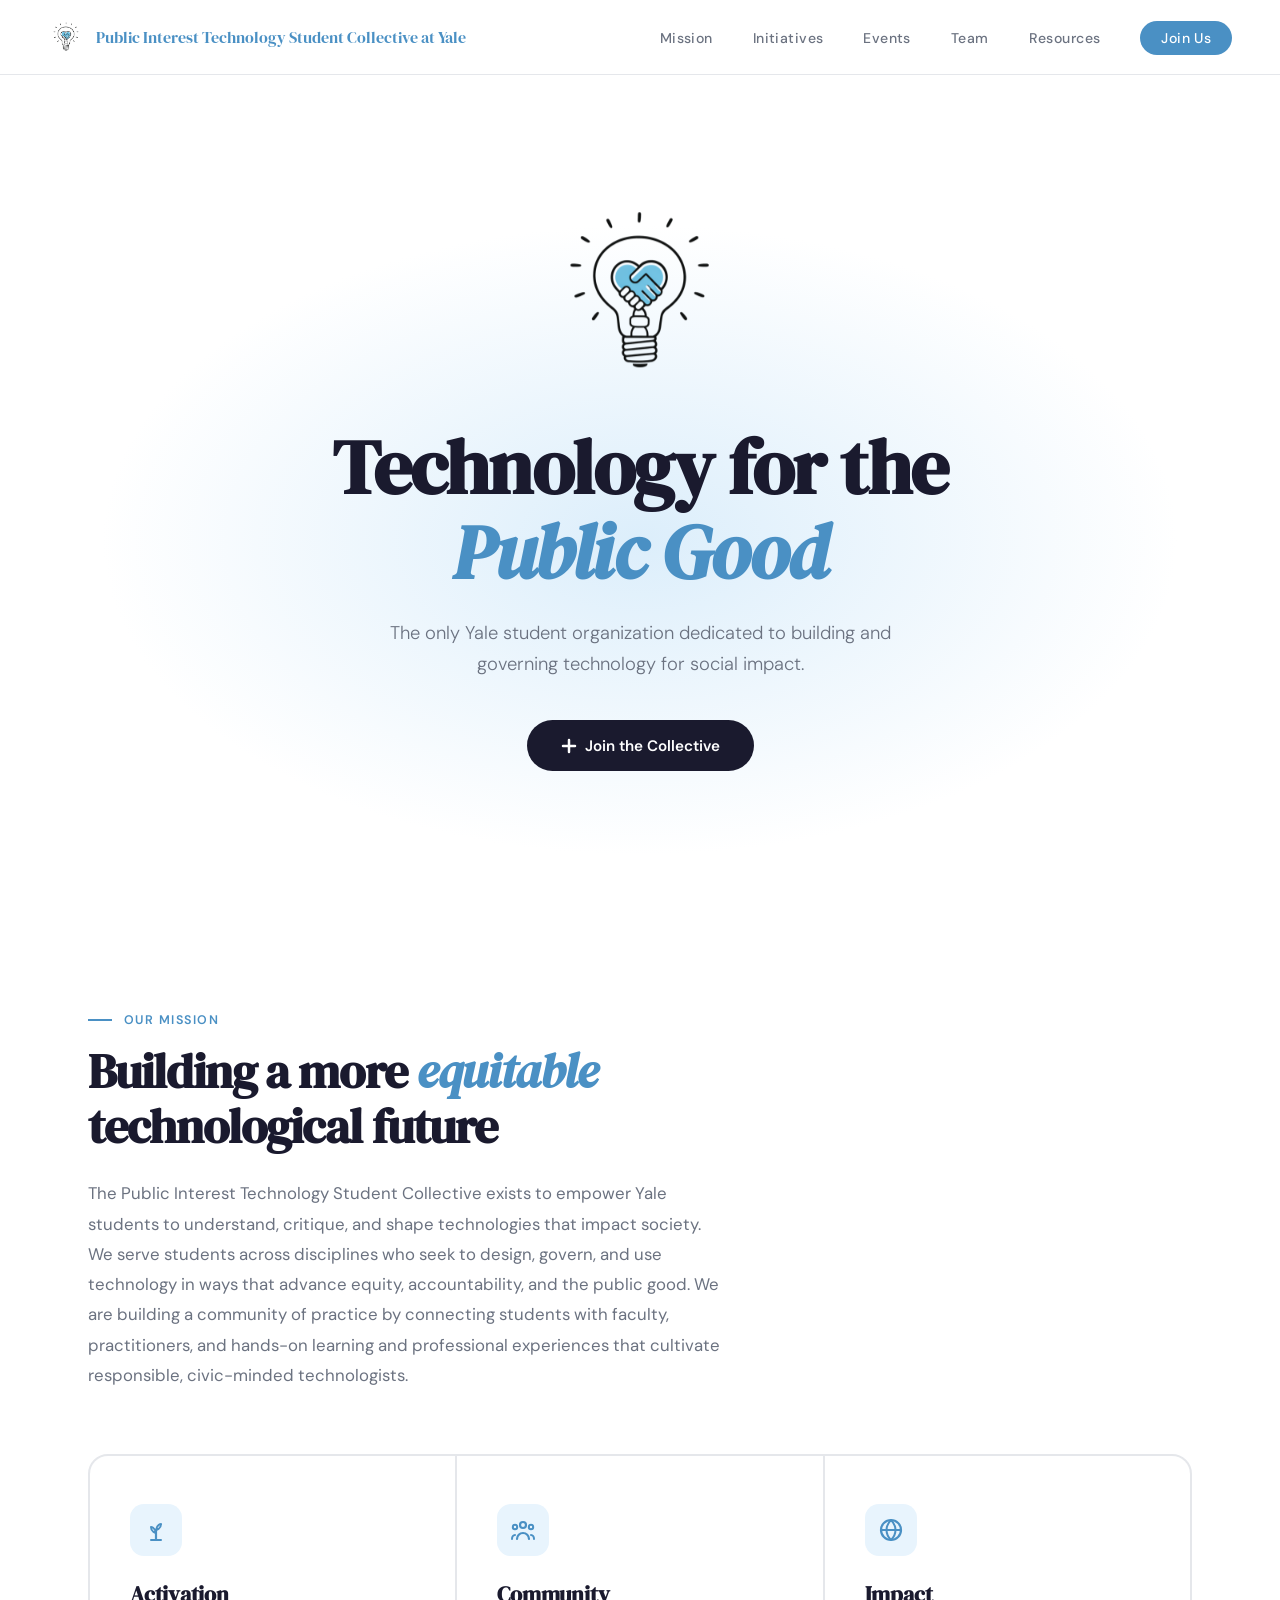
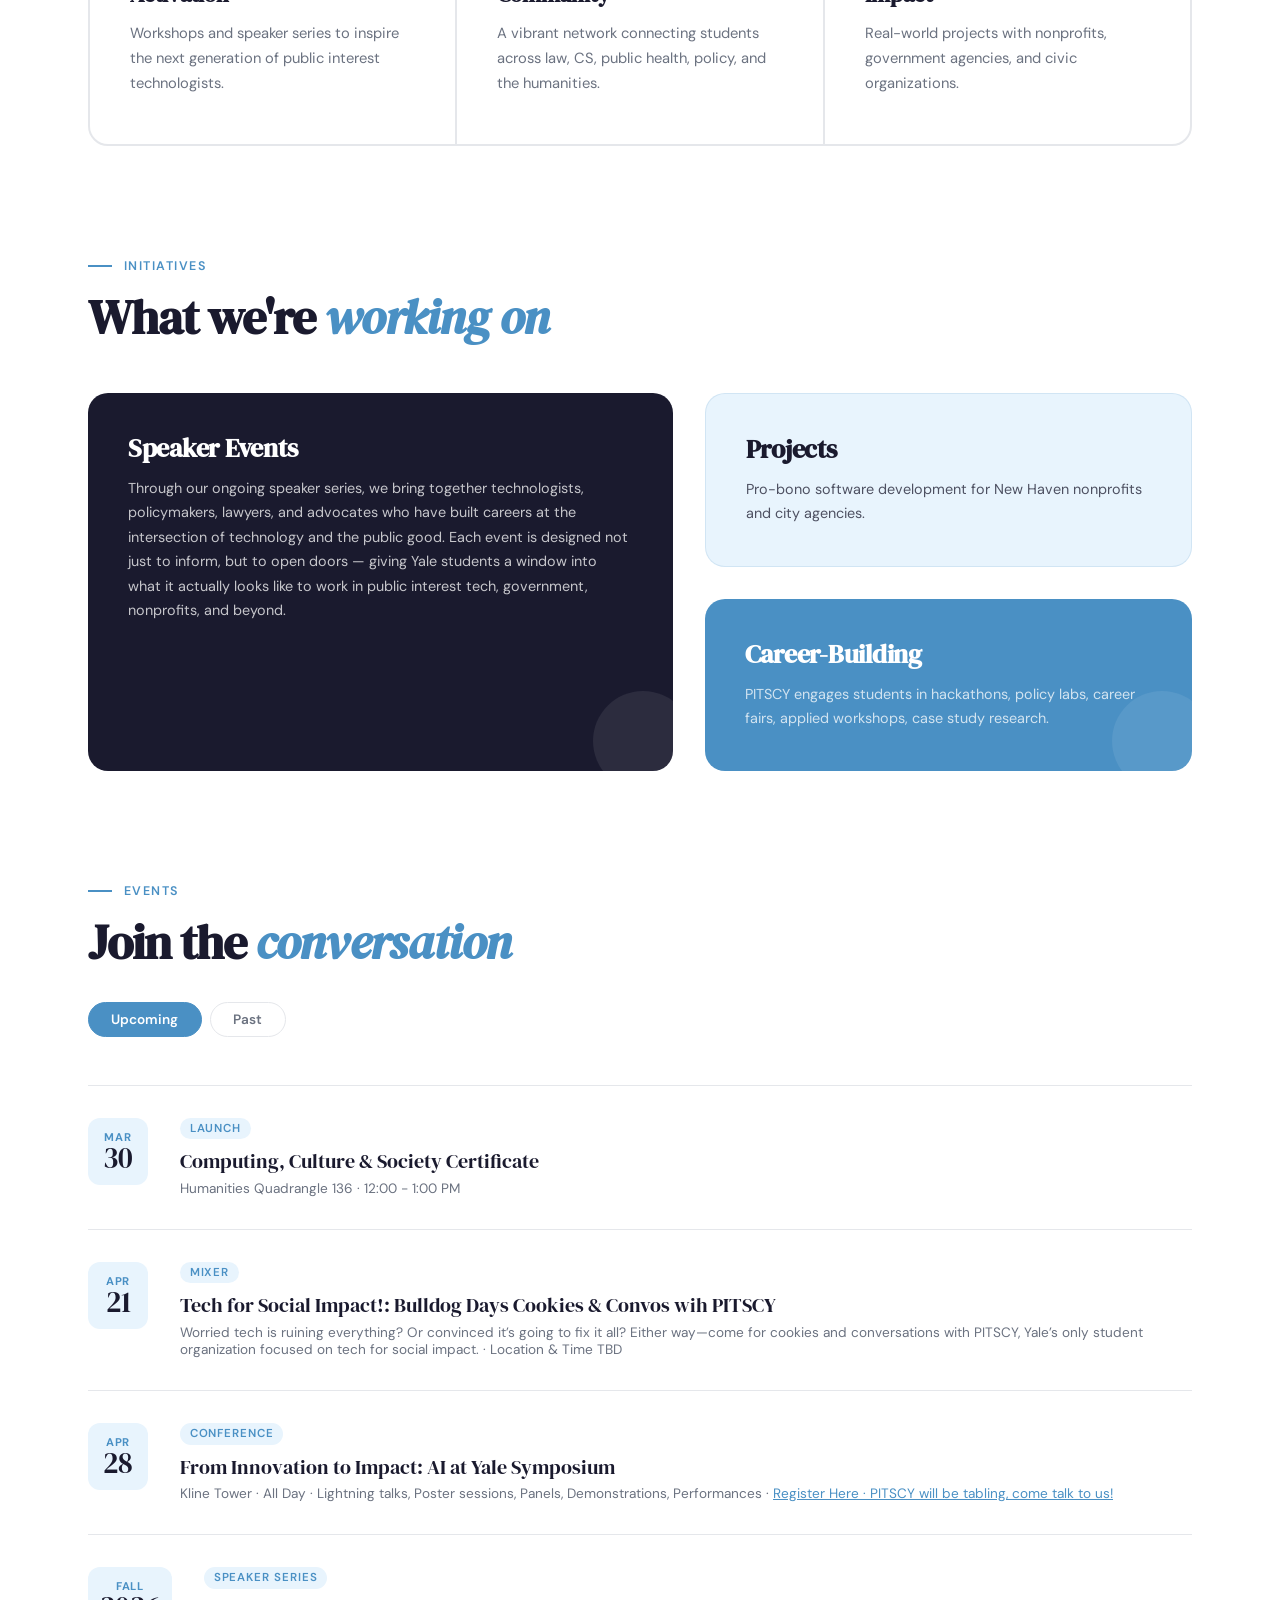
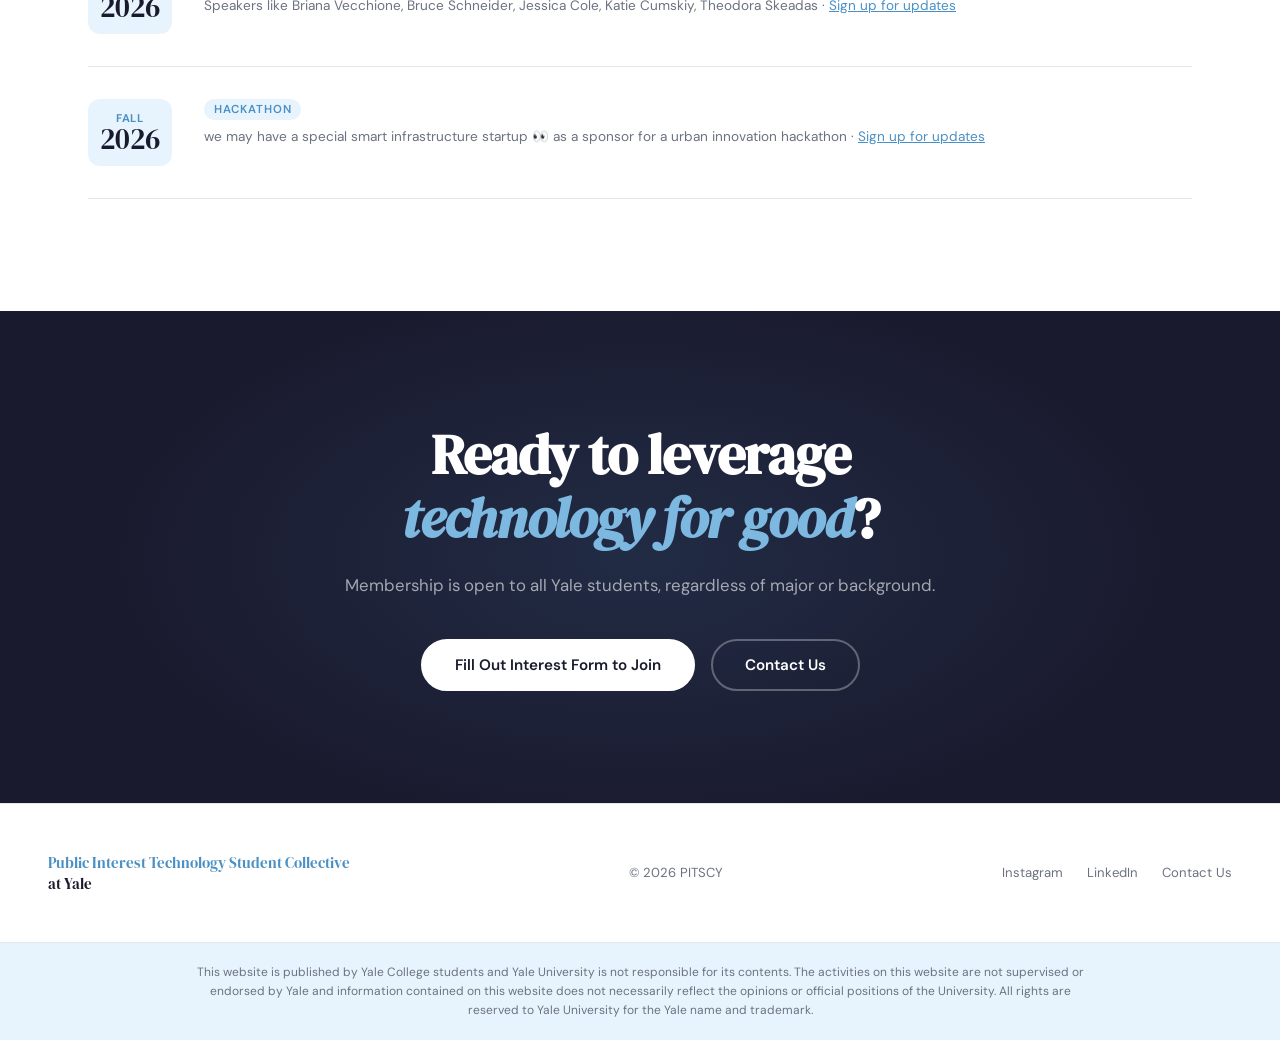
<file: index.html>
<!DOCTYPE html>
<html lang="en">
<head>
<meta charset="UTF-8">
<meta name="viewport" content="width=device-width, initial-scale=1.0">
<title>Public Interest Technology Student Collective at Yale</title>
<link rel="icon" type="image/png" href="media/favicon.png">
<link href="https://fonts.googleapis.com/css2?family=DM+Sans:wght@300;400;500;600;700&family=DM+Serif+Display:ital@0;1&display=swap" rel="stylesheet">
<style>
  :root {
    --black: #1a1a2e;
    --blue: #4a90c4;
    --blue-light: #7db8e0;
    --blue-pale: #e8f4fd;
    --white: #ffffff;
    --gray: #6b7280;
    --line: #e5e7eb;
  }

  * { margin: 0; padding: 0; box-sizing: border-box; }

  body {
    font-family: 'DM Sans', sans-serif;
    color: var(--black);
    background: var(--white);
    overflow-x: hidden;
  }

  /* NAV */
  nav {
    position: fixed; top: 0; left: 0; right: 0; z-index: 100;
    display: flex; align-items: center; justify-content: space-between;
    padding: 1.2rem 3rem;
    background: rgba(255,255,255,0.92);
    backdrop-filter: blur(12px);
    border-bottom: 1px solid var(--line);
  }

  .nav-logo {
    display: flex; align-items: center; gap: 0.75rem;
  }

  .nav-bulb {
    width: 36px; height: 36px;
  }

  .nav-name {
    font-family: 'DM Serif Display', serif;
    font-size: 1rem;
    line-height: 1.2;
    color: var(--black);
  }

  .nav-name span { color: var(--blue); }

  nav ul {
    list-style: none;
    display: flex; gap: 2.5rem;
  }

  nav ul a {
    text-decoration: none;
    font-size: 0.88rem;
    font-weight: 500;
    color: var(--gray);
    letter-spacing: 0.03em;
    transition: color 0.2s;
  }

  nav ul a:hover { color: var(--blue); }

  .nav-cta {
    background: var(--blue);
    color: white !important;
    padding: 0.5rem 1.3rem;
    border-radius: 100px;
    transition: background 0.2s !important;
  }

  .nav-cta:hover { background: var(--black) !important; }

  /* HERO */
  .hero {
    min-height: 100vh;
    display: flex;
    flex-direction: column;
    align-items: center;
    justify-content: center;
    text-align: center;
    padding: 8rem 2rem 4rem;
    position: relative;
    overflow: hidden;
  }

  .hero-bg {
    position: absolute; inset: 0; z-index: 0;
    background: radial-gradient(ellipse 60% 50% at 50% 60%, #dceefb 0%, transparent 70%);
  }

  /* Animated rays */
  .rays {
    position: absolute;
    top: 50%; left: 50%;
    transform: translate(-50%, -60%);
    width: 600px; height: 600px;
    z-index: 0;
  }

  .ray {
    position: absolute;
    top: 50%; left: 50%;
    width: 2px;
    border-radius: 2px;
    background: var(--blue-light);
    opacity: 0.25;
    transform-origin: bottom center;
    animation: ray-pulse 3s ease-in-out infinite;
  }

  @keyframes ray-pulse {
    0%, 100% { opacity: 0.15; transform: scaleY(1); }
    50% { opacity: 0.35; transform: scaleY(1.15); }
  }

  .hero-content { position: relative; z-index: 1; max-width: 780px; }

  .hero-badge {
    display: inline-flex; align-items: center; gap: 0.5rem;
    background: var(--blue-pale);
    color: var(--blue);
    font-size: 0.78rem;
    font-weight: 600;
    letter-spacing: 0.1em;
    text-transform: uppercase;
    padding: 0.4rem 1rem;
    border-radius: 100px;
    border: 1px solid rgba(74,144,196,0.2);
    margin-bottom: 2rem;
    animation: fadeUp 0.6s ease both;
  }

  .hero-badge-dot {
    width: 6px; height: 6px;
    background: var(--blue);
    border-radius: 50%;
    animation: blink 2s ease infinite;
  }

  @keyframes blink {
    0%, 100% { opacity: 1; } 50% { opacity: 0.3; }
  }

  h1 {
    font-family: 'DM Serif Display', serif;
    font-size: clamp(2.8rem, 6vw, 4.8rem);
    line-height: 1.1;
    letter-spacing: -0.02em;
    margin-bottom: 1.5rem;
    animation: fadeUp 0.6s 0.1s ease both;
  }

  h1 em {
    font-style: italic;
    color: var(--blue);
  }

  .hero-sub {
    font-size: 1.15rem;
    line-height: 1.7;
    color: var(--gray);
    max-width: 560px;
    margin: 0 auto 2.5rem;
    font-weight: 300;
    animation: fadeUp 0.6s 0.2s ease both;
  }

  .hero-actions {
    display: flex; gap: 1rem; justify-content: center; flex-wrap: wrap;
    animation: fadeUp 0.6s 0.3s ease both;
  }

  .btn {
    padding: 0.85rem 2rem;
    border-radius: 100px;
    font-family: 'DM Sans', sans-serif;
    font-size: 0.95rem;
    font-weight: 600;
    cursor: pointer;
    text-decoration: none;
    border: 2px solid transparent;
    transition: all 0.2s;
    display: inline-flex; align-items: center; gap: 0.5rem;
  }

  .btn-primary {
    background: var(--black);
    color: white;
  }

  .btn-primary:hover {
    background: var(--blue);
    transform: translateY(-2px);
    box-shadow: 0 8px 24px rgba(74,144,196,0.3);
  }

  .btn-secondary {
    background: transparent;
    color: var(--black);
    border-color: var(--line);
  }

  .btn-secondary:hover {
    border-color: var(--blue);
    color: var(--blue);
    transform: translateY(-2px);
  }

  /* Central bulb illustration */
  .hero-illustration {
    width: 200px; height: 200px;
    margin: 0 auto 2rem;
    animation: fadeUp 0.6s 0s ease both, float 4s ease-in-out infinite 1s;
  }

  .hero-illustration img {
    width: 100%;
    height: 100%;
    object-fit: contain;
  }

  @keyframes float {
    0%, 100% { transform: translateY(0); }
    50% { transform: translateY(-10px); }
  }

  @keyframes fadeUp {
    from { opacity: 0; transform: translateY(20px); }
    to { opacity: 1; transform: translateY(0); }
  }

  /* STATS BAR */
  .stats {
    display: flex; justify-content: center; gap: 0;
    border-top: 1px solid var(--line);
    border-bottom: 1px solid var(--line);
    margin: 0;
    padding: 0;
  }

  .stat {
    flex: 1; max-width: 220px;
    padding: 2.5rem 2rem;
    text-align: center;
    border-right: 1px solid var(--line);
  }

  .stat:last-child { border-right: none; }

  .stat-number {
    font-family: 'DM Serif Display', serif;
    font-size: 2.8rem;
    color: var(--blue);
    line-height: 1;
    margin-bottom: 0.4rem;
  }

  .stat-label {
    font-size: 0.82rem;
    color: var(--gray);
    font-weight: 500;
    letter-spacing: 0.05em;
    text-transform: uppercase;
  }

  /* MISSION */
  .section {
    padding: 7rem 3rem;
    max-width: 1200px;
    margin: 0 auto;
  }

  .section-tag {
    font-size: 0.78rem;
    font-weight: 600;
    letter-spacing: 0.12em;
    text-transform: uppercase;
    color: var(--blue);
    margin-bottom: 1rem;
    display: flex; align-items: center; gap: 0.75rem;
  }

  .section-tag::before {
    content: '';
    width: 24px; height: 2px;
    background: var(--blue);
    display: block;
  }

  .section-title {
    font-family: 'DM Serif Display', serif;
    font-size: clamp(2rem, 4vw, 3rem);
    line-height: 1.15;
    letter-spacing: -0.02em;
    margin-bottom: 1.5rem;
    max-width: 560px;
  }

  .section-title em { font-style: italic; color: var(--blue); }

  /* PILLARS */
  .pillars {
    display: grid;
    grid-template-columns: repeat(3, 1fr);
    gap: 2px;
    background: var(--line);
    border: 2px solid var(--line);
    border-radius: 20px;
    overflow: hidden;
    margin-top: 4rem;
  }

  .pillar {
    background: white;
    padding: 3rem 2.5rem;
    transition: background 0.3s;
  }

  .pillar:hover {
    background: white;
  }

  .pillar-icon {
    width: 52px; height: 52px;
    background: var(--blue-pale);
    border-radius: 14px;
    display: flex; align-items: center; justify-content: center;
    margin-bottom: 1.5rem;
  }

  .pillar-icon svg { width: 26px; height: 26px; }

  .pillar h3 {
    font-family: 'DM Serif Display', serif;
    font-size: 1.35rem;
    margin-bottom: 0.75rem;
    letter-spacing: -0.01em;
  }

  .pillar p {
    font-size: 0.92rem;
    line-height: 1.7;
    color: var(--gray);
  }

  /* INITIATIVES */
  .initiatives-grid {
    display: grid;
    grid-template-columns: 1.2fr 1fr;
    gap: 2rem;
    margin-top: 3rem;
  }

  .initiative-card {
    border-radius: 20px;
    padding: 2.5rem;
    position: relative;
    overflow: hidden;
    transition: transform 0.3s, box-shadow 0.3s;
  }

  .initiative-card:hover {
    transform: none;
    box-shadow: none;
  }

  .initiative-card.dark {
    background: var(--black);
    color: white;
  }

  .initiative-card.light {
    background: var(--blue-pale);
    border: 1px solid rgba(74,144,196,0.15);
  }

  .initiative-card.blue {
    background: var(--blue);
    color: white;
  }

  .card-tag {
    font-size: 0.72rem;
    font-weight: 600;
    letter-spacing: 0.1em;
    text-transform: uppercase;
    opacity: 0.6;
    margin-bottom: 1rem;
  }

  .initiative-card h3 {
    font-family: 'DM Serif Display', serif;
    font-size: 1.6rem;
    letter-spacing: -0.01em;
    line-height: 1.2;
    margin-bottom: 0.75rem;
  }

  .initiative-card p {
    font-size: 0.9rem;
    line-height: 1.7;
    opacity: 0.75;
  }

  .card-decoration {
    position: absolute;
    right: -20px; bottom: -20px;
    width: 100px; height: 100px;
    border-radius: 50%;
    opacity: 0.08;
    background: white;
  }

  .right-col { display: flex; flex-direction: column; gap: 2rem; }

  /* EVENTS */
  .events-list { margin-top: 3rem; }

  .event-item {
    display: flex; gap: 2rem; align-items: flex-start;
    padding: 2rem 0;
    border-bottom: 1px solid var(--line);
    transition: all 0.2s;
  }

  .event-item:first-child { border-top: 1px solid var(--line); }

  .event-item:hover .event-title { color: var(--blue); }

  .event-date {
    min-width: 60px;
    text-align: center;
    padding: 0.75rem;
    background: var(--blue-pale);
    border-radius: 12px;
  }

  .event-date .month {
    font-size: 0.7rem;
    font-weight: 700;
    letter-spacing: 0.08em;
    text-transform: uppercase;
    color: var(--blue);
  }

  .event-date .day {
    font-family: 'DM Serif Display', serif;
    font-size: 1.8rem;
    line-height: 1;
    color: var(--black);
  }

  .event-meta { display: flex; gap: 0.75rem; margin-bottom: 0.5rem; flex-wrap: wrap; }

  .event-tag {
    font-size: 0.72rem;
    font-weight: 600;
    letter-spacing: 0.08em;
    text-transform: uppercase;
    color: var(--blue);
    background: var(--blue-pale);
    padding: 0.2rem 0.6rem;
    border-radius: 100px;
  }

  .event-title {
    font-family: 'DM Serif Display', serif;
    font-size: 1.25rem;
    margin-bottom: 0.3rem;
    transition: color 0.2s;
  }

  .event-info { font-size: 0.85rem; color: var(--gray); }
  .event-info a { color: var(--blue); }
  .event-info a:hover { color: var(--black); }

  /* EVENT TABS */
  .event-tabs {
    display: flex;
    gap: 0.5rem;
    margin-top: 2rem;
  }

  .event-tab {
    padding: 0.5rem 1.4rem;
    border-radius: 100px;
    border: 1.5px solid var(--line);
    background: transparent;
    font-family: 'DM Sans', sans-serif;
    font-size: 0.85rem;
    font-weight: 600;
    color: var(--gray);
    cursor: pointer;
    transition: all 0.2s;
  }

  .event-tab:hover { border-color: var(--blue); color: var(--blue); }

  .event-tab.active {
    background: var(--blue);
    border-color: var(--blue);
    color: white;
  }

  .events-panel { display: none; }
  .events-panel.active { display: block; }

  /* JOIN */
  .join-section {
    background: var(--black);
    color: white;
    padding: 7rem 3rem;
    text-align: center;
    position: relative;
    overflow: hidden;
  }

  .join-bg {
    position: absolute; inset: 0;
    background: radial-gradient(ellipse 60% 80% at 50% 50%, rgba(74,144,196,0.15) 0%, transparent 70%);
  }

  .join-content { position: relative; z-index: 1; max-width: 600px; margin: 0 auto; }

  .join-section h2 {
    font-family: 'DM Serif Display', serif;
    font-size: clamp(2.2rem, 5vw, 3.5rem);
    letter-spacing: -0.02em;
    line-height: 1.15;
    margin-bottom: 1.2rem;
  }

  .join-section h2 em { font-style: italic; color: var(--blue-light); }

  .join-section p {
    font-size: 1.05rem;
    color: rgba(255,255,255,0.6);
    line-height: 1.7;
    margin-bottom: 2.5rem;
  }

  .join-actions {
    display: flex; gap: 1rem; justify-content: center; flex-wrap: wrap;
  }

  .btn-white {
    background: white;
    color: var(--black);
    border-color: white;
  }

  .btn-white:hover {
    background: var(--blue);
    color: white;
    border-color: var(--blue);
    transform: translateY(-2px);
  }

  .btn-outline-white {
    background: transparent;
    color: white;
    border-color: rgba(255,255,255,0.3);
  }

  .btn-outline-white:hover {
    border-color: white;
    transform: translateY(-2px);
  }

  /* FOOTER */
  footer {
    padding: 3rem;
    border-top: 1px solid var(--line);
    display: flex;
    align-items: center;
    justify-content: space-between;
    flex-wrap: wrap;
    gap: 1.5rem;
  }

  .footer-logo {
    font-family: 'DM Serif Display', serif;
    font-size: 0.95rem;
    color: var(--black);
  }

  .footer-logo span { color: var(--blue); }

  footer p { font-size: 0.82rem; color: var(--gray); }

  .footer-links { display: flex; gap: 1.5rem; }

  .footer-links a {
    font-size: 0.82rem;
    color: var(--gray);
    text-decoration: none;
    transition: color 0.2s;
  }

  .footer-links a:hover { color: var(--blue); }

  .disclaimer {
    background: var(--blue-pale);
    border-top: 1px solid var(--line);
    padding: 1.25rem 3rem;
    text-align: center;
  }

  .disclaimer p {
    font-size: 0.75rem;
    color: var(--gray);
    line-height: 1.6;
    max-width: 900px;
    margin: 0 auto;
  }

  /* HAMBURGER BUTTON */
  .nav-hamburger {
    display: none;
    flex-direction: column;
    justify-content: center;
    gap: 5px;
    width: 36px; height: 36px;
    background: none;
    border: none;
    cursor: pointer;
    padding: 4px;
    flex-shrink: 0;
  }

  .nav-hamburger span {
    display: block;
    width: 22px; height: 2px;
    background: var(--black);
    border-radius: 2px;
    transition: transform 0.2s ease, opacity 0.15s ease;
  }

  .nav-hamburger.open span:nth-child(1) { transform: translateY(7px) rotate(45deg); }
  .nav-hamburger.open span:nth-child(2) { opacity: 0; }
  .nav-hamburger.open span:nth-child(3) { transform: translateY(-7px) rotate(-45deg); }

  /* MOBILE DROPDOWN */
  .mobile-menu {
    display: none;
    position: fixed;
    top: 61px; left: 0; right: 0;
    z-index: 98;
    background: rgba(255,255,255,0.97);
    backdrop-filter: blur(12px);
    border-bottom: 1px solid var(--line);
    flex-direction: column;
    padding: 0.5rem 0 1rem;
    box-shadow: 0 8px 24px rgba(0,0,0,0.08);
    transform: translateY(-8px);
    opacity: 0;
    transition: transform 0.22s ease, opacity 0.22s ease;
    pointer-events: none;
  }

  .mobile-menu.open {
    display: flex;
    transform: translateY(0);
    opacity: 1;
    pointer-events: auto;
  }

  .mobile-menu a {
    font-size: 0.95rem;
    font-weight: 500;
    color: var(--gray);
    text-decoration: none;
    padding: 0.85rem 1.5rem;
    border-bottom: 1px solid var(--line);
    transition: color 0.2s, background 0.2s;
  }

  .mobile-menu a:last-child { border-bottom: none; }
  .mobile-menu a:hover { color: var(--blue); background: var(--blue-pale); }

  .mobile-menu .mobile-cta {
    font-weight: 600;
    background: var(--blue);
    color: white !important;
    margin: 0.75rem 1.5rem 0;
    border-radius: 100px;
    text-align: center;
    border-bottom: none !important;
  }

  .mobile-menu .mobile-cta:hover { background: var(--black) !important; }

  @media (max-width: 768px) {
    nav { padding: 1rem 1.5rem; }
    nav ul { display: none; }
    .nav-hamburger { display: flex; }
    .section { padding: 5rem 1.5rem; }
    .pillars { grid-template-columns: 1fr; }
    .initiatives-grid { grid-template-columns: 1fr; }
    .stats { flex-wrap: wrap; }
    .stat { border-right: none; border-bottom: 1px solid var(--line); }
    footer { flex-direction: column; text-align: center; }

    /* Fix hero + join buttons on small screens */
    .hero-actions { flex-direction: column; align-items: center; }
    .btn { width: 100%; max-width: 280px; justify-content: center; }
    .join-actions { flex-direction: column; align-items: center; }
  }
</style>
</head>
<body>

<!-- NAV -->
<nav>
  <div class="nav-logo">
    <img class="nav-bulb" src="media/yalepit-logo.png" alt="PITSC Logo">
    <div class="nav-name"><span>Public Interest Technology Student Collective at Yale</span></div>
  </div>
  <ul>
    <li><a href="#mission">Mission</a></li>
    <li><a href="#initiatives">Initiatives</a></li>
    <li><a href="#events">Events</a></li>
    <li><a href="team.html">Team</a></li>
    <li><a href="resources.html">Resources</a></li>
    <li><a href="https://forms.gle/SN9Z8QEHAB6Czuxt6" class="nav-cta">Join Us</a></li>
  </ul>
  <button class="nav-hamburger" id="hamburger" aria-label="Toggle menu">
    <span></span><span></span><span></span>
  </button>
</nav>

<!-- MOBILE DROPDOWN -->
<div class="mobile-menu" id="mobileMenu">
  <a href="#mission" onclick="closeMenu()">Mission</a>
  <a href="#initiatives" onclick="closeMenu()">Initiatives</a>
  <a href="#events" onclick="closeMenu()">Events</a>
  <a href="officers.html">Officers</a>
  <a href="resources.html">Resources</a>
  <a href="https://forms.gle/SN9Z8QEHAB6Czuxt6" class="mobile-cta">Join Us</a>
</div>

<script>
  const hamburger = document.getElementById('hamburger');
  const mobileMenu = document.getElementById('mobileMenu');
  function closeMenu() {
    hamburger.classList.remove('open');
    mobileMenu.classList.remove('open');
  }
  hamburger.addEventListener('click', function() {
    const isOpen = mobileMenu.classList.toggle('open');
    hamburger.classList.toggle('open', isOpen);
  });
  // close when clicking outside
  document.addEventListener('click', function(e) {
    if (!hamburger.contains(e.target) && !mobileMenu.contains(e.target)) {
      closeMenu();
    }
  });
</script>

<!-- HERO -->
<section class="hero">
  <div class="hero-bg"></div>

  <!-- Animated rays behind bulb -->
  <div class="rays">
    <script>
      // Generate rays via inline script
    </script>
  </div>

  <!-- <div class="hero-content">
    <div class="hero-badge">
      <span class="hero-badge-dot"></span>
      Yale University · New Haven, CT
    </div> -->

    <div class="hero-illustration">
      <img src="media/yalepit-logo.png" alt="Yale PITSC Logo"/>
    </div>

    <h1>Technology for the<br><em>Public Good</em></h1>
    <p class="hero-sub">The only Yale student organization dedicated to building and governing technology for social impact.</p>

    <div class="hero-actions">
      <a href="https://forms.gle/SN9Z8QEHAB6Czuxt6" class="btn btn-primary">
        <svg width="16" height="16" viewBox="0 0 16 16" fill="none"><path d="M8 2v12M2 8h12" stroke="white" stroke-width="2.5" stroke-linecap="round"/></svg>
        Join the Collective
      </a>
      <!-- <a href="#mission" class="btn btn-secondary">Learn More</a> -->
    </div>
  </div>
</section>

<!-- STATS
<div class="stats">
  <div class="stat">
    <div class="stat-number">-</div>
    <div class="stat-label">Members</div>
  </div>
  <div class="stat">
    <div class="stat-number">12</div>
    <div class="stat-label">Active Projects</div>
  </div>
  <div class="stat">
    <div class="stat-number">8</div>
    <div class="stat-label">Partner Orgs</div>
  </div>
  <div class="stat">
    <div class="stat-number">5</div>
    <div class="stat-label">Years at Yale</div>
  </div>
</div> -->

<!-- MISSION -->
<section class="section" id="mission">
  <div class="section-tag">Our Mission</div>
  <h2 class="section-title">Building a more <em>equitable</em> technological future</h2>
  <p style="color: var(--gray); font-size: 1.05rem; line-height: 1.8; max-width: 640px;">The Public Interest Technology Student Collective exists to empower Yale students to understand, critique, and shape technologies that impact society. We serve students across disciplines who seek to design, govern, and use technology in ways that advance equity, accountability, and the public good. We are building a community of practice by connecting students with faculty, practitioners, and hands-on learning and professional experiences that cultivate responsible, civic-minded technologists.</p>

  <div class="pillars">
    <div class="pillar">
      <div class="pillar-icon">
        <svg viewBox="0 0 26 26" fill="none" xmlns="http://www.w3.org/2000/svg">
          <!-- stem -->
          <path d="M13 23V13" stroke="#4a90c4" stroke-width="2.2" stroke-linecap="round"/>
          <!-- left leaf -->
          <path d="M13 16c0 0-5-1-5-6 0 0 4 0 5 6z" stroke="#4a90c4" stroke-width="2" stroke-linejoin="round" fill="none"/>
          <!-- right leaf -->
          <path d="M13 13c0 0 5-1 5-6 0 0-4 0-5 6z" stroke="#4a90c4" stroke-width="2" stroke-linejoin="round" fill="none"/>
          <!-- ground line -->
          <path d="M8 23h10" stroke="#4a90c4" stroke-width="2" stroke-linecap="round"/>
        </svg>
      </div>
      <h3>Activation</h3>
      <p>Workshops and speaker series to inspire the next generation of public interest technologists.</p>
    </div>
    <div class="pillar">
      <div class="pillar-icon">
        <svg viewBox="0 0 26 26" fill="none" xmlns="http://www.w3.org/2000/svg">
          <circle cx="13" cy="8" r="3" stroke="#4a90c4" stroke-width="2.2"/>
          <path d="M7 22c0-3.314 2.686-6 6-6s6 2.686 6 6" stroke="#4a90c4" stroke-width="2.2" stroke-linecap="round"/>
          <circle cx="5" cy="10" r="2.2" stroke="#4a90c4" stroke-width="2"/>
          <path d="M2 22c0-2.209 1.343-4 3-4" stroke="#4a90c4" stroke-width="2" stroke-linecap="round"/>
          <circle cx="21" cy="10" r="2.2" stroke="#4a90c4" stroke-width="2"/>
          <path d="M24 22c0-2.209-1.343-4-3-4" stroke="#4a90c4" stroke-width="2" stroke-linecap="round"/>
        </svg>
      </div>
      <h3>Community</h3>
      <p>A vibrant network connecting students across law, CS, public health, policy, and the humanities.</p>
    </div>
    <div class="pillar">
      <div class="pillar-icon">
        <svg viewBox="0 0 26 26" fill="none" xmlns="http://www.w3.org/2000/svg">
          <circle cx="13" cy="13" r="10" stroke="#4a90c4" stroke-width="2.2"/>
          <path d="M3 13h20" stroke="#4a90c4" stroke-width="2" stroke-linecap="round"/>
          <path d="M13 3c-3 3-4.5 6.5-4.5 10S10 20 13 23c3-3 4.5-6.5 4.5-10S16 6 13 3z" stroke="#4a90c4" stroke-width="2" stroke-linejoin="round"/>
        </svg>
      </div>
      <h3>Impact</h3>
      <p>Real-world projects with nonprofits, government agencies, and civic organizations.</p>
    </div>
  </div>
</section>

<!-- INITIATIVES -->
<section class="section" id="initiatives" style="padding-top: 0;">
  <div class="section-tag">Initiatives</div>
  <h2 class="section-title">What we're <em>working on</em></h2>

  <div class="initiatives-grid">
    <div class="initiative-card dark">
      <div class="card-decoration"></div>
      <!-- <div class="card-tag">Community</div> -->
      <h3>Speaker Events</h3>
      <p>Through our ongoing speaker series, we bring together technologists, policymakers, lawyers, and advocates who have built careers at the intersection of technology and the public good. Each event is designed not just to inform, but to open doors — giving Yale students a window into what it actually looks like to work in public interest tech, government, nonprofits, and beyond.</p>
    </div>
    <div class="right-col">
      <div class="initiative-card light">
        <!-- <div class="card-tag">Impact</div> -->
        <h3>Projects</h3>
        <p>Pro-bono software development for New Haven nonprofits and city agencies.</p>
      </div>
      <div class="initiative-card blue">
        <div class="card-decoration"></div>
        <!-- <div class="card-tag">Career</div> -->
        <h3>Career-Building</h3>
        <p>PITSCY engages students in hackathons, policy labs, career fairs, applied workshops, case study research.</p>
      </div>
    </div>
  </div>
</section>

<!-- EVENTS -->
<section class="section" id="events" style="padding-top: 0;">
  <div class="section-tag">Events</div>
  <h2 class="section-title">Join the <em>conversation</em></h2>

  <div class="event-tabs">
    <button class="event-tab active" data-tab="upcoming">Upcoming</button>
    <button class="event-tab" data-tab="past">Past</button>
  </div>

  <div class="events-list">
    <!-- UPCOMING EVENTS -->
    <div id="tab-upcoming" class="events-panel active">
      <div class="event-item">
        <div class="event-date">
          <div class="month">Mar</div>
          <div class="day">30</div>
        </div>
        <div>
          <div class="event-meta">
            <span class="event-tag">Launch</span>
          </div>
          <div class="event-title">Computing, Culture & Society Certificate</div>
          <div class="event-info">Humanities Quadrangle 136 · 12:00 - 1:00 PM</div>
        </div>
      </div>
      <div class="event-item">
        <div class="event-date">
          <div class="month">Apr</div>
          <div class="day">21</div>
        </div>
        <div>
          <div class="event-meta">
            <span class="event-tag">Mixer</span>
          </div>
          <div class="event-title">Tech for Social Impact!: Bulldog Days Cookies & Convos wih PITSCY</div>
          <div class="event-info">Worried tech is ruining everything? Or convinced it’s going to fix it all?
Either way—come for cookies and conversations with PITSCY, Yale’s only student organization focused on tech for social impact. · Location & Time TBD</div>
        </div>
      </div>
      <div class="event-item">
        <div class="event-date">
          <div class="month">Apr</div>
          <div class="day">28</div>
        </div>
        <div>
          <div class="event-meta">
            <span class="event-tag">Conference</span>
          </div>
          <div class="event-title">From Innovation to Impact: AI at Yale Symposium</div>
          <div class="event-info">Kline Tower · All Day · Lightning talks, Poster sessions, Panels, Demonstrations, Performances · <a href="https://ai.yale.edu/opportunities/ai-at-yale-symposium-2026">Register Here · PITSCY will be tabling, come talk to us!</a></div>
        </div>
      </div>
      <div class="event-item">
        <div class="event-date">
          <div class="month">Fall</div>
          <div class="day">2026</div>
        </div>
        <div>
          <div class="event-meta">
            <span class="event-tag">Speaker Series</span>
          </div>
          <div class="event-title"></div>
          <div class="event-info">Speakers like Briana Vecchione, Bruce Schneider, Jessica Cole, Katie Cumskiy, Theodora Skeadas · <a href="https://forms.gle/SN9Z8QEHAB6Czuxt6">Sign up for updates</a></div>
        </div>
      </div>
      <div class="event-item">
        <div class="event-date">
          <div class="month">Fall</div>
          <div class="day">2026</div>
        </div>
        <div>
          <div class="event-meta">
            <span class="event-tag">Hackathon</span>
          </div>
          <div class="event-title"></div>
          <div class="event-info">we may have a special smart infrastructure startup 👀 as a sponsor for a urban innovation hackathon · <a href="https://forms.gle/SN9Z8QEHAB6Czuxt6">Sign up for updates</a></div>
        </div>
      </div>
    </div>

    <!-- PAST EVENTS -->
    <div id="tab-past" class="events-panel">
      <div class="event-item">
        <div class="event-date">
          <div class="month">Mar</div>
          <div class="day">02</div>
        </div>
        <div>
          <div class="event-meta">
            <span class="event-tag">Workshop</span>
          </div>
          <div class="event-title">Trebor Scholz’s Open Session: the Solidarity Stack and the Fight to Rebuild Al Infrastructure Cooperatively</div>
          <div class="event-info">WLH 276 · 1:30 - 3:20 PM · <a href="https://docs.google.com/forms/d/e/1FAIpQLSer7bPuZnS-0A3tRelT_TVfhwyYImy93vQ5PD9ZskJhNpJv8Q/viewform">Register Here</a></div>
        </div>
      </div>
      <div class="event-item">
        <div class="event-date">
          <div class="month">Feb</div>
          <div class="day">25</div>
        </div>
        <div>
          <div class="event-meta">
            <span class="event-tag">Workshop</span>
          </div>
          <div class="event-title">The Civic AI Playbook: Leveraging Data for Public Service</div>
          <div class="event-info">Tsai City · 5:30 - 7:30 PM · <a href="https://luma.com/ts53pdg4">Register Here</a></div>
        </div>
      </div>
    </div>
  </div>
</section>

<!-- JOIN -->
<section class="join-section" id="join">
  <div class="join-bg"></div>
  <div class="join-content">
    <h2>Ready to leverage <em>technology for good</em>?</h2>
    <p>Membership is open to all Yale students, regardless of major or background.</p>
    <div class="join-actions">
      <a href="https://forms.gle/SN9Z8QEHAB6Czuxt6" class="btn btn-white">Fill Out Interest Form to Join</a>
      <a href="mailto:hello@yalepit.org" class="btn btn-outline-white">Contact Us</a>
    </div>
  </div>
</section>

<!-- FOOTER -->
<footer>
  <div>
    <div class="footer-logo"><span>Public Interest Technology Student Collective</span><br>at Yale</div>
  </div>
  <p>© 2026 PITSCY</p>
  <div class="footer-links">
    <a href="#">Instagram</a>
    <a href="#">LinkedIn</a>
    <a href="mailto:hello@yalepit.org">Contact Us</a>
  </div>
</footer>

<div class="disclaimer">
  <p>This website is published by Yale College students and Yale University is not responsible for its contents. The activities on this website are not supervised or endorsed by Yale and information contained on this website does not necessarily reflect the opinions or official positions of the University. All rights are reserved to Yale University for the Yale name and trademark.</p>
</div>

<script>
  document.querySelectorAll('.event-tab').forEach(function(btn) {
    btn.addEventListener('click', function() {
      var tab = this.dataset.tab;
      document.querySelectorAll('.event-tab').forEach(function(b) { b.classList.remove('active'); });
      document.querySelectorAll('.events-panel').forEach(function(p) { p.classList.remove('active'); });
      this.classList.add('active');
      document.getElementById('tab-' + tab).classList.add('active');
    });
  });
</script>

</body>
</html>
</file>
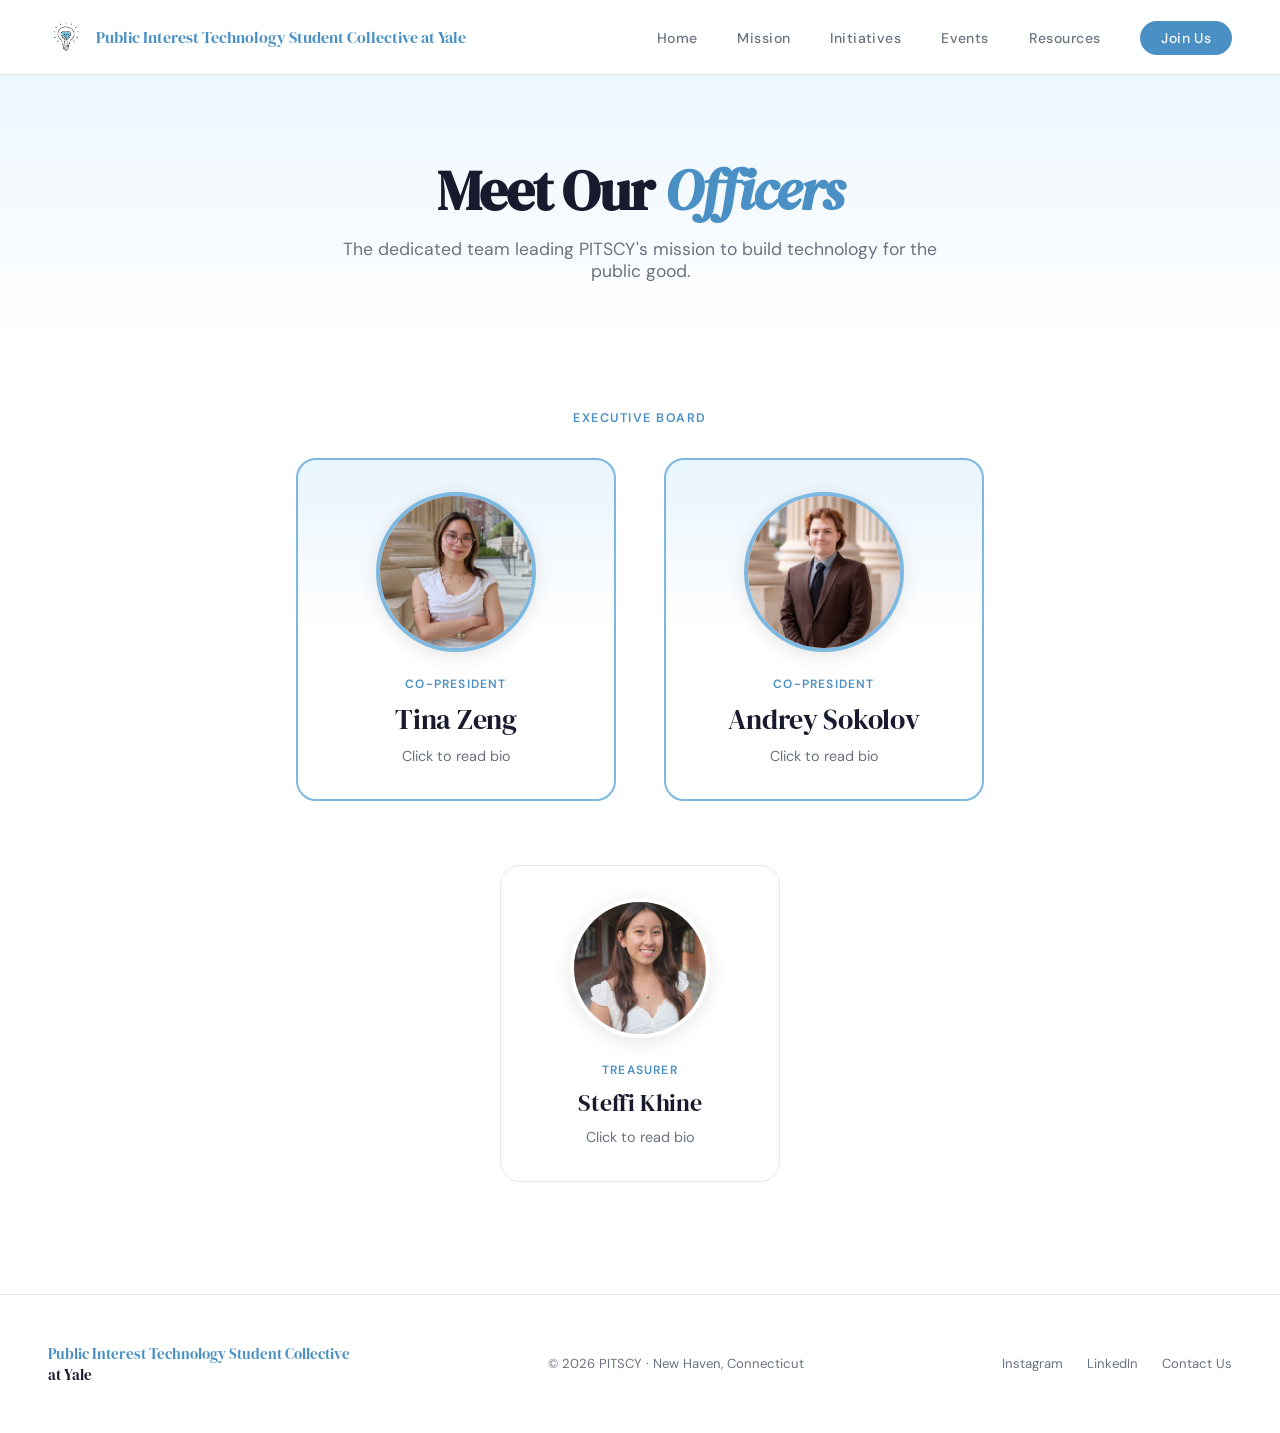
<file: officers.html>
<!DOCTYPE html>
<html lang="en">
<head>
<meta charset="UTF-8">
<meta name="viewport" content="width=device-width, initial-scale=1.0">
<title>Officers - Public Interest Technology Student Collective at Yale</title>
<link rel="icon" type="image/png" href="media/favicon.png">
<link href="https://fonts.googleapis.com/css2?family=DM+Sans:wght@300;400;500;600;700&family=DM+Serif+Display:ital@0;1&display=swap" rel="stylesheet">
<style>
  :root {
    --black: #1a1a2e;
    --blue: #4a90c4;
    --blue-light: #7db8e0;
    --blue-pale: #e8f4fd;
    --white: #ffffff;
    --gray: #6b7280;
    --line: #e5e7eb;
  }

  * { margin: 0; padding: 0; box-sizing: border-box; }

  body {
    font-family: 'DM Sans', sans-serif;
    color: var(--black);
    background: var(--white);
    overflow-x: hidden;
  }

  /* NAV */
  nav {
    position: fixed; top: 0; left: 0; right: 0; z-index: 100;
    display: flex; align-items: center; justify-content: space-between;
    padding: 1.2rem 3rem;
    background: rgba(255,255,255,0.92);
    backdrop-filter: blur(12px);
    border-bottom: 1px solid var(--line);
  }

  .nav-logo {
    display: flex; align-items: center; gap: 0.75rem;
  }

  .nav-bulb {
    width: 36px; height: 36px;
    object-fit: contain;
  }

  .nav-name {
    font-family: 'DM Serif Display', serif;
    font-size: 1rem;
    line-height: 1.2;
    color: var(--black);
  }

  .nav-name span { color: var(--blue); }

  nav ul {
    list-style: none;
    display: flex; gap: 2.5rem;
  }

  nav ul a {
    text-decoration: none;
    font-size: 0.88rem;
    font-weight: 500;
    color: var(--gray);
    letter-spacing: 0.03em;
    transition: color 0.2s;
  }

  nav ul a:hover { color: var(--blue); }

  .nav-cta {
    background: var(--blue);
    color: white !important;
    padding: 0.5rem 1.3rem;
    border-radius: 100px;
    transition: background 0.2s !important;
  }

  .nav-cta:hover { background: var(--black) !important; }

  /* PAGE HEADER */
  .page-header {
    padding: 10rem 3rem 4rem;
    text-align: center;
    background: linear-gradient(180deg, var(--blue-pale) 0%, var(--white) 100%);
  }

  .page-header h1 {
    font-family: 'DM Serif Display', serif;
    font-size: clamp(2.5rem, 5vw, 3.5rem);
    line-height: 1.1;
    letter-spacing: -0.02em;
    margin-bottom: 1rem;
  }

  .page-header h1 em {
    font-style: italic;
    color: var(--blue);
  }

  .page-header p {
    font-size: 1.1rem;
    color: var(--gray);
    max-width: 600px;
    margin: 0 auto;
  }

  /* OFFICERS SECTION */
  .officers-section {
    padding: 4rem 3rem 7rem;
    max-width: 1200px;
    margin: 0 auto;
  }

  .section-label {
    font-size: 0.78rem;
    font-weight: 600;
    letter-spacing: 0.12em;
    text-transform: uppercase;
    color: var(--blue);
    margin-bottom: 2rem;
    text-align: center;
  }

  /* PRESIDENTS ROW */
  .presidents-row {
    display: flex;
    justify-content: center;
    gap: 3rem;
    margin-bottom: 4rem;
    flex-wrap: wrap;
  }

  /* OTHER OFFICERS */
  .officers-grid {
    display: flex;
    justify-content: center;
    gap: 2.5rem;
    flex-wrap: wrap;
  }

  /* OFFICER CARD */
  .officer-card {
    background: white;
    border-radius: 20px;
    padding: 2rem;
    text-align: center;
    border: 1px solid var(--line);
    transition: transform 0.3s, box-shadow 0.3s;
    cursor: pointer;
    width: 280px;
  }

  .officer-card:hover {
    transform: translateY(-6px);
    box-shadow: 0 20px 50px rgba(0,0,0,0.1);
  }

  .officer-card.president {
    width: 320px;
    border: 2px solid var(--blue-light);
    background: linear-gradient(180deg, var(--blue-pale) 0%, var(--white) 50%);
  }

  .officer-photo {
    width: 140px;
    height: 140px;
    border-radius: 50%;
    margin: 0 auto 1.5rem;
    background: var(--line);
    display: flex;
    align-items: center;
    justify-content: center;
    overflow: hidden;
    border: 4px solid white;
    box-shadow: 0 4px 20px rgba(0,0,0,0.1);
  }

  .officer-card.president .officer-photo {
    width: 160px;
    height: 160px;
    border: 4px solid var(--blue-light);
  }

  .officer-photo img {
    width: 100%;
    height: 100%;
    object-fit: cover;
  }

  .officer-photo svg {
    width: 60px;
    height: 60px;
    color: var(--gray);
    opacity: 0.5;
  }

  .officer-role {
    font-size: 0.75rem;
    font-weight: 600;
    letter-spacing: 0.1em;
    text-transform: uppercase;
    color: var(--blue);
    margin-bottom: 0.5rem;
  }

  .officer-name {
    font-family: 'DM Serif Display', serif;
    font-size: 1.5rem;
    margin-bottom: 0.5rem;
    letter-spacing: -0.01em;
  }

  .officer-card.president .officer-name {
    font-size: 1.75rem;
  }

  .officer-tagline {
    font-size: 0.9rem;
    color: var(--gray);
    line-height: 1.5;
  }

  .click-hint {
    font-size: 0.75rem;
    color: var(--blue);
    margin-top: 1rem;
    opacity: 0.7;
  }

  /* BIO MODAL */
  .modal-overlay {
    position: fixed;
    inset: 0;
    background: rgba(26, 26, 46, 0.6);
    backdrop-filter: blur(4px);
    z-index: 200;
    display: flex;
    align-items: center;
    justify-content: center;
    padding: 2rem;
    opacity: 0;
    visibility: hidden;
    transition: opacity 0.3s, visibility 0.3s;
  }

  .modal-overlay.active {
    opacity: 1;
    visibility: visible;
  }

  .modal {
    background: white;
    border-radius: 24px;
    max-width: 600px;
    width: 100%;
    max-height: 90vh;
    overflow-y: auto;
    padding: 3rem;
    position: relative;
    transform: translateY(20px);
    transition: transform 0.3s;
  }

  .modal-overlay.active .modal {
    transform: translateY(0);
  }

  .modal-close {
    position: absolute;
    top: 1.5rem;
    right: 1.5rem;
    width: 40px;
    height: 40px;
    border: none;
    background: var(--blue-pale);
    border-radius: 50%;
    cursor: pointer;
    display: flex;
    align-items: center;
    justify-content: center;
    transition: background 0.2s;
  }

  .modal-close:hover {
    background: var(--blue-light);
  }

  .modal-close svg {
    width: 20px;
    height: 20px;
    color: var(--black);
  }

  .modal-photo {
    width: 120px;
    height: 120px;
    border-radius: 50%;
    margin: 0 auto 1.5rem;
    background: var(--line);
    display: flex;
    align-items: center;
    justify-content: center;
    overflow: hidden;
    border: 4px solid var(--blue-light);
  }

  .modal-photo img {
    width: 100%;
    height: 100%;
    object-fit: cover;
  }

  .modal-photo svg {
    width: 50px;
    height: 50px;
    color: var(--gray);
    opacity: 0.5;
  }

  .modal-role {
    text-align: center;
    font-size: 0.75rem;
    font-weight: 600;
    letter-spacing: 0.1em;
    text-transform: uppercase;
    color: var(--blue);
    margin-bottom: 0.5rem;
  }

  .modal-name {
    text-align: center;
    font-family: 'DM Serif Display', serif;
    font-size: 2rem;
    margin-bottom: 1.5rem;
  }

  .modal-bio {
    font-size: 1rem;
    line-height: 1.8;
    color: var(--gray);
  }

  .modal-bio p {
    margin-bottom: 1rem;
  }

  .modal-bio p:last-child {
    margin-bottom: 0;
  }

  /* FOOTER */
  footer {
    padding: 3rem;
    border-top: 1px solid var(--line);
    display: flex;
    align-items: center;
    justify-content: space-between;
    flex-wrap: wrap;
    gap: 1.5rem;
  }

  .footer-logo {
    font-family: 'DM Serif Display', serif;
    font-size: 0.95rem;
    color: var(--black);
  }

  .footer-logo span { color: var(--blue); }

  footer p { font-size: 0.82rem; color: var(--gray); }

  .footer-links { display: flex; gap: 1.5rem; }

  .footer-links a {
    font-size: 0.82rem;
    color: var(--gray);
    text-decoration: none;
    transition: color 0.2s;
  }

  .footer-links a:hover { color: var(--blue); }


  /* HAMBURGER BUTTON */
  .nav-hamburger {
    display: none;
    flex-direction: column;
    justify-content: center;
    gap: 5px;
    width: 36px; height: 36px;
    background: none;
    border: none;
    cursor: pointer;
    padding: 4px;
    flex-shrink: 0;
  }

  .nav-hamburger span {
    display: block;
    width: 22px; height: 2px;
    background: var(--black);
    border-radius: 2px;
    transition: transform 0.2s ease, opacity 0.15s ease;
  }

  .nav-hamburger.open span:nth-child(1) { transform: translateY(7px) rotate(45deg); }
  .nav-hamburger.open span:nth-child(2) { opacity: 0; }
  .nav-hamburger.open span:nth-child(3) { transform: translateY(-7px) rotate(-45deg); }

  /* MOBILE DROPDOWN */
  .mobile-menu {
    display: none;
    position: fixed;
    top: 61px; left: 0; right: 0;
    z-index: 98;
    background: rgba(255,255,255,0.97);
    backdrop-filter: blur(12px);
    border-bottom: 1px solid var(--line);
    flex-direction: column;
    padding: 0.5rem 0 1rem;
    box-shadow: 0 8px 24px rgba(0,0,0,0.08);
    transform: translateY(-8px);
    opacity: 0;
    transition: transform 0.22s ease, opacity 0.22s ease;
    pointer-events: none;
  }

  .mobile-menu.open {
    display: flex;
    transform: translateY(0);
    opacity: 1;
    pointer-events: auto;
  }

  .mobile-menu a {
    font-size: 0.95rem;
    font-weight: 500;
    color: var(--gray);
    text-decoration: none;
    padding: 0.85rem 1.5rem;
    border-bottom: 1px solid var(--line);
    transition: color 0.2s, background 0.2s;
  }

  .mobile-menu a:last-child { border-bottom: none; }
  .mobile-menu a:hover { color: var(--blue); background: var(--blue-pale); }

  .mobile-menu .mobile-cta {
    font-weight: 600;
    background: var(--blue);
    color: white !important;
    margin: 0.75rem 1.5rem 0;
    border-radius: 100px;
    text-align: center;
    border-bottom: none !important;
  }

  .mobile-menu .mobile-cta:hover { background: var(--black) !important; }
  @media (max-width: 768px) {
    nav { padding: 1rem 1.5rem; }
    nav ul { display: none; }
    .nav-hamburger { display: flex; }
    .page-header { padding: 8rem 1.5rem 3rem; }
    .officers-section { padding: 3rem 1.5rem 5rem; }
    .presidents-row { gap: 2rem; }
    .officer-card, .officer-card.president { width: 100%; max-width: 320px; }
    footer { flex-direction: column; text-align: center; }
    .modal { padding: 2rem; }
  }
</style>
</head>
<body>

<!-- NAV -->
<nav>
  <div class="nav-logo">
    <img class="nav-bulb" src="media/yalepit-logo.png" alt="PITSC Logo">
    <div class="nav-name"><span>Public Interest Technology Student Collective at Yale</span></div>
  </div>
  <ul>
    <li><a href="index.html">Home</a></li>
    <li><a href="index.html#mission">Mission</a></li>
    <li><a href="index.html#initiatives">Initiatives</a></li>
    <li><a href="index.html#events">Events</a></li>
    <li><a href="resources.html">Resources</a></li>
    <li><a href="https://forms.gle/SN9Z8QEHAB6Czuxt6" class="nav-cta">Join Us</a></li>
  </ul>
  <button class="nav-hamburger" id="hamburger" aria-label="Toggle menu">
    <span></span><span></span><span></span>
  </button>
</nav>

<!-- MOBILE DROPDOWN -->
<div class="mobile-menu" id="mobileMenu">
  <a href="index.html">Home</a>
  <a href="index.html#mission">Mission</a>
  <a href="index.html#initiatives">Initiatives</a>
  <a href="index.html#events">Events</a>
  <a href="resources.html">Resources</a>
  <a href="https://forms.gle/SN9Z8QEHAB6Czuxt6" class="mobile-cta">Join Us</a>
</div>

<script>
  const hamburger = document.getElementById('hamburger');
  const mobileMenu = document.getElementById('mobileMenu');
  function closeMenu() {
    hamburger.classList.remove('open');
    mobileMenu.classList.remove('open');
  }
  hamburger.addEventListener('click', function() {
    const isOpen = mobileMenu.classList.toggle('open');
    hamburger.classList.toggle('open', isOpen);
  });
  document.addEventListener('click', function(e) {
    if (!hamburger.contains(e.target) && !mobileMenu.contains(e.target)) {
      closeMenu();
    }
  });
</script>

<!-- PAGE HEADER -->
<section class="page-header">
  <h1>Meet Our <em>Officers</em></h1>
  <p>The dedicated team leading PITSCY's mission to build technology for the public good.</p>
</section>

<!-- OFFICERS -->
<section class="officers-section">

  <!-- Presidents -->
  <div class="section-label">Executive Board</div>
  <div class="presidents-row">
    <div class="officer-card president" onclick="openBio('tina')">
      <div class="officer-photo">
        <img src="media/TinaZeng-headshot.jpg" alt="Tina Zeng">
      </div>
      <div class="officer-role">Co-President</div>
      <div class="officer-name">Tina Zeng</div>
      <div class="officer-tagline">Click to read bio</div>
    </div>

    <div class="officer-card president" onclick="openBio('andrey')">
      <div class="officer-photo">
        <img src="media/andrey-headshot.png" alt="Andrey Sokolov">
      </div>
      <div class="officer-role">Co-President</div>
      <div class="officer-name">Andrey Sokolov</div>
      <div class="officer-tagline">Click to read bio</div>
    </div>
  </div>

  <!-- Other Officers -->
  <div class="officers-grid">
    <div class="officer-card" onclick="openBio('steffi')">
      <div class="officer-photo">
        <img src="media/steffi-headshot.jpeg" alt="Steffi Khine">
      </div>
      <div class="officer-role">Treasurer</div>
      <div class="officer-name">Steffi Khine</div>
      <div class="officer-tagline">Click to read bio</div>
    </div>
  </div>

</section>

<!-- BIO MODAL -->
<div class="modal-overlay" id="bioModal" onclick="closeBio(event)">
  <div class="modal" onclick="event.stopPropagation()">
    <button class="modal-close" onclick="closeBio(event)">
      <svg viewBox="0 0 24 24" fill="none" stroke="currentColor" stroke-width="2">
        <path d="M18 6L6 18M6 6l12 12"/>
      </svg>
    </button>
    <div class="modal-photo" id="modalPhoto">
      <svg viewBox="0 0 24 24" fill="none" stroke="currentColor" stroke-width="1.5">
        <path d="M20 21v-2a4 4 0 0 0-4-4H8a4 4 0 0 0-4 4v2"/>
        <circle cx="12" cy="7" r="4"/>
      </svg>
    </div>
    <div class="modal-role" id="modalRole"></div>
    <div class="modal-name" id="modalName"></div>
    <div class="modal-bio" id="modalBio"></div>
  </div>
</div>

<!-- FOOTER -->
<footer>
  <div>
    <div class="footer-logo"><span>Public Interest Technology Student Collective</span><br>at Yale</div>
  </div>
  <p>&copy; 2026 PITSCY &middot; New Haven, Connecticut</p>
  <div class="footer-links">
    <a href="#">Instagram</a>
    <a href="#">LinkedIn</a>
    <a href="mailto:hello@yalepit.org">Contact Us</a>
  </div>
</footer>

<script>
  // Officer data
  const officers = {
    tina: {
      name: 'Tina Zeng',
      role: 'Co-President',
      photo: 'media/TinaZeng-headshot.jpg',
      bio: `<p>Bio coming soon.</p>`
    },
    andrey: {
      name: 'Andrey Sokolov',
      role: 'Co-President',
      photo: 'media/andrey-headshot.png',
      bio: `<p>Bio coming soon.</p>`
    },
    steffi: {
      name: 'Steffi Khine',
      role: 'Treasurer',
      photo: 'media/steffi-headshot.jpeg',
      bio: `<p>Bio coming soon.</p>`
    }
  };

  function openBio(officerId) {
    const officer = officers[officerId];
    if (!officer) return;

    const modalPhoto = document.getElementById('modalPhoto');
    modalPhoto.innerHTML = `<img src="${officer.photo}" alt="${officer.name}">`;
    document.getElementById('modalRole').textContent = officer.role;
    document.getElementById('modalName').textContent = officer.name;
    document.getElementById('modalBio').innerHTML = officer.bio;
    document.getElementById('bioModal').classList.add('active');
    document.body.style.overflow = 'hidden';
  }

  function closeBio(event) {
    if (event) event.stopPropagation();
    document.getElementById('bioModal').classList.remove('active');
    document.body.style.overflow = '';
  }

  // Close on escape key
  document.addEventListener('keydown', function(e) {
    if (e.key === 'Escape') {
      closeBio();
    }
  });
</script>

</body>
</html>
</file>
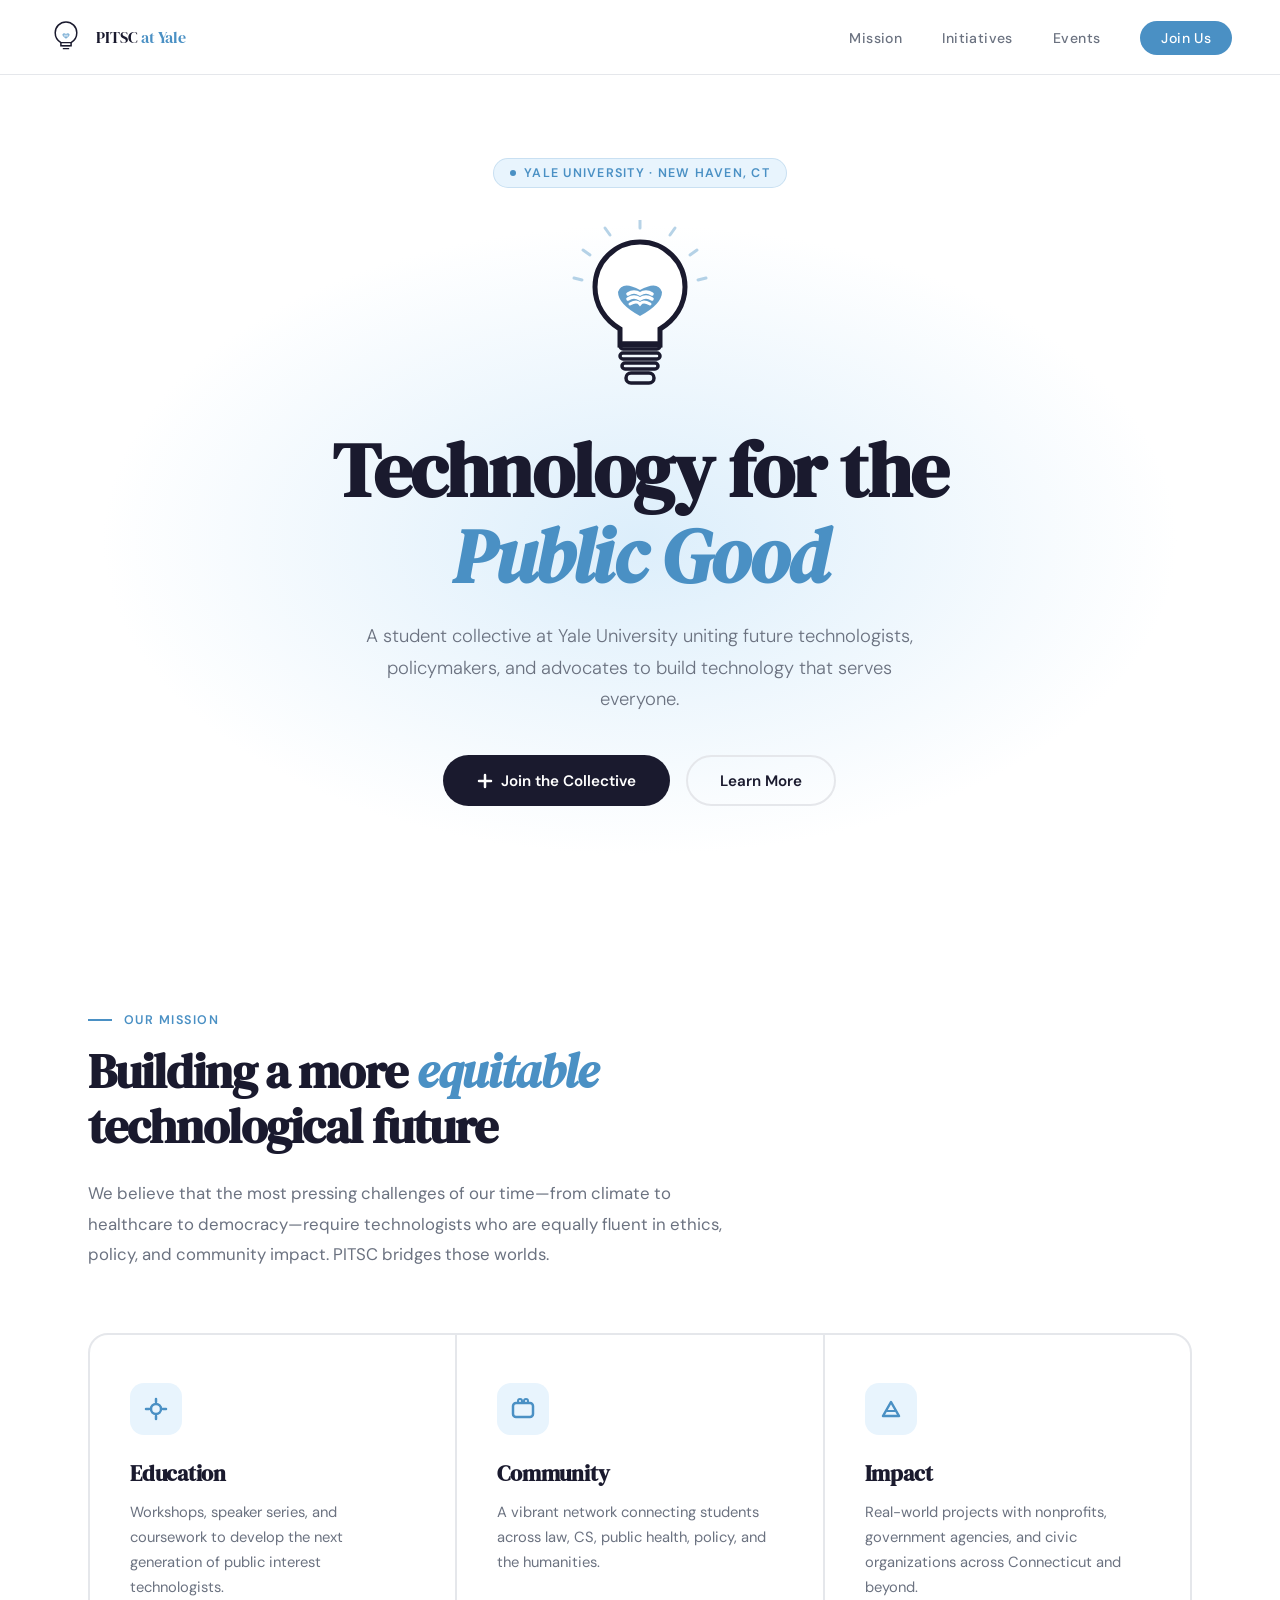
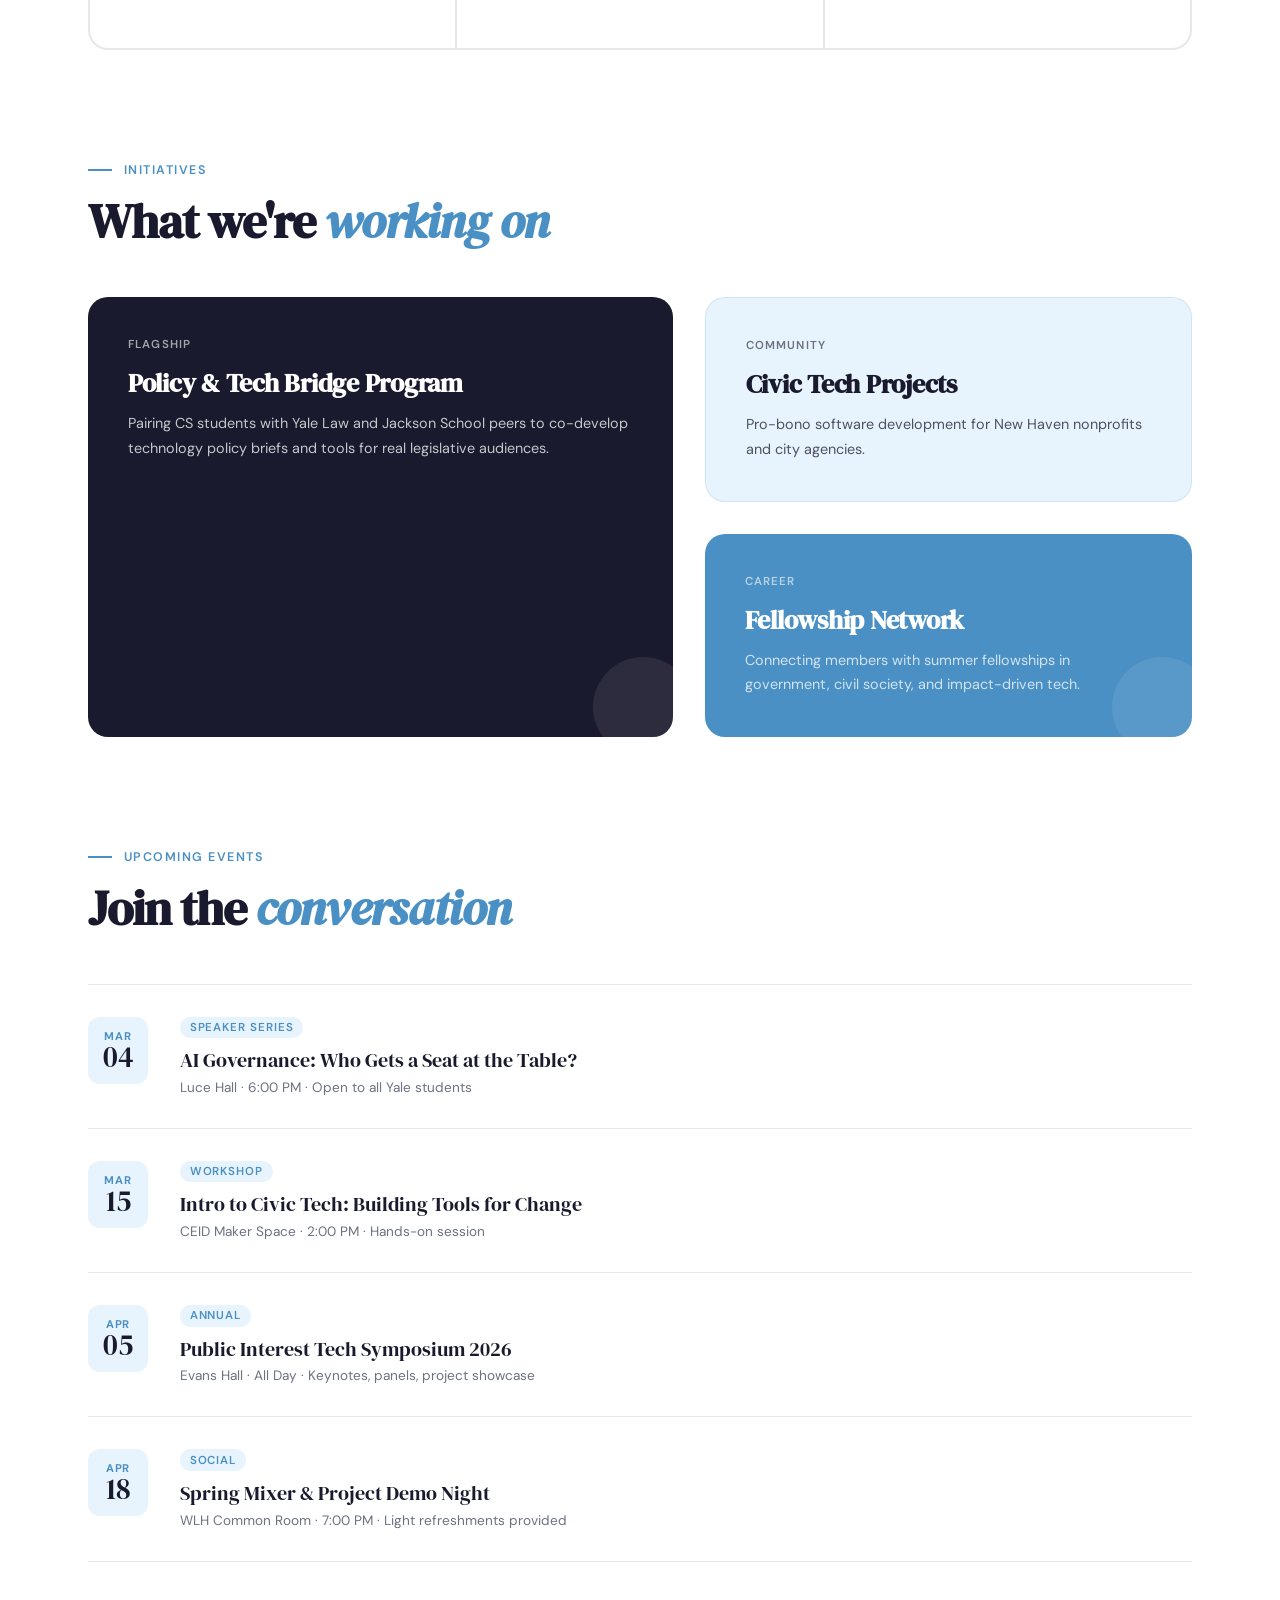
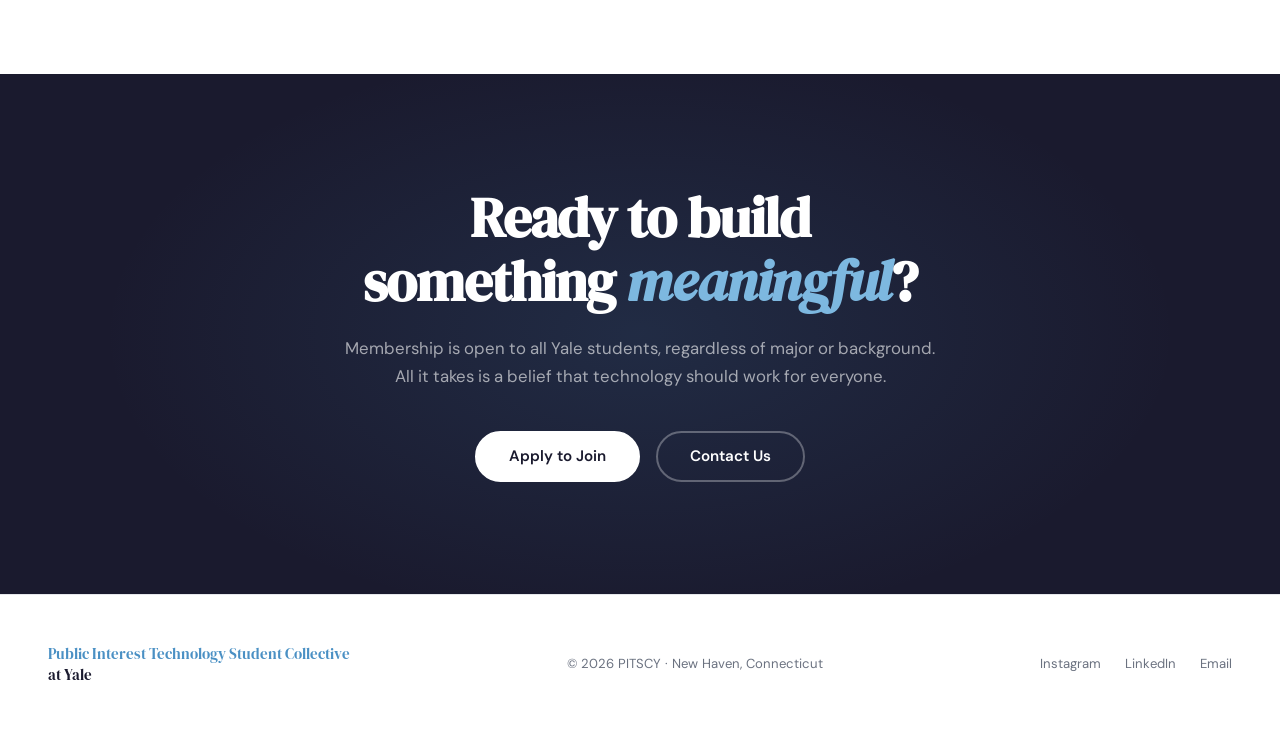
<file: pitsc-yale.html>
<!DOCTYPE html>
<html lang="en">
<head>
<meta charset="UTF-8">
<meta name="viewport" content="width=device-width, initial-scale=1.0">
<title>Public Interest Technology Student Collective at Yale</title>
<link href="https://fonts.googleapis.com/css2?family=DM+Sans:wght@300;400;500;600;700&family=DM+Serif+Display:ital@0;1&display=swap" rel="stylesheet">
<style>
  :root {
    --black: #1a1a2e;
    --blue: #4a90c4;
    --blue-light: #7db8e0;
    --blue-pale: #e8f4fd;
    --white: #ffffff;
    --gray: #6b7280;
    --line: #e5e7eb;
  }

  * { margin: 0; padding: 0; box-sizing: border-box; }

  body {
    font-family: 'DM Sans', sans-serif;
    color: var(--black);
    background: var(--white);
    overflow-x: hidden;
  }

  /* NAV */
  nav {
    position: fixed; top: 0; left: 0; right: 0; z-index: 100;
    display: flex; align-items: center; justify-content: space-between;
    padding: 1.2rem 3rem;
    background: rgba(255,255,255,0.92);
    backdrop-filter: blur(12px);
    border-bottom: 1px solid var(--line);
  }

  .nav-logo {
    display: flex; align-items: center; gap: 0.75rem;
  }

  .nav-bulb {
    width: 36px; height: 36px;
  }

  .nav-name {
    font-family: 'DM Serif Display', serif;
    font-size: 1rem;
    line-height: 1.2;
    color: var(--black);
  }

  .nav-name span { color: var(--blue); }

  nav ul {
    list-style: none;
    display: flex; gap: 2.5rem;
  }

  nav ul a {
    text-decoration: none;
    font-size: 0.88rem;
    font-weight: 500;
    color: var(--gray);
    letter-spacing: 0.03em;
    transition: color 0.2s;
  }

  nav ul a:hover { color: var(--blue); }

  .nav-cta {
    background: var(--blue);
    color: white !important;
    padding: 0.5rem 1.3rem;
    border-radius: 100px;
    transition: background 0.2s !important;
  }

  .nav-cta:hover { background: var(--black) !important; }

  /* HERO */
  .hero {
    min-height: 100vh;
    display: flex;
    flex-direction: column;
    align-items: center;
    justify-content: center;
    text-align: center;
    padding: 8rem 2rem 4rem;
    position: relative;
    overflow: hidden;
  }

  .hero-bg {
    position: absolute; inset: 0; z-index: 0;
    background: radial-gradient(ellipse 60% 50% at 50% 60%, #dceefb 0%, transparent 70%);
  }

  /* Animated rays */
  .rays {
    position: absolute;
    top: 50%; left: 50%;
    transform: translate(-50%, -60%);
    width: 600px; height: 600px;
    z-index: 0;
  }

  .ray {
    position: absolute;
    top: 50%; left: 50%;
    width: 2px;
    border-radius: 2px;
    background: var(--blue-light);
    opacity: 0.25;
    transform-origin: bottom center;
    animation: ray-pulse 3s ease-in-out infinite;
  }

  @keyframes ray-pulse {
    0%, 100% { opacity: 0.15; transform: scaleY(1); }
    50% { opacity: 0.35; transform: scaleY(1.15); }
  }

  .hero-content { position: relative; z-index: 1; max-width: 780px; }

  .hero-badge {
    display: inline-flex; align-items: center; gap: 0.5rem;
    background: var(--blue-pale);
    color: var(--blue);
    font-size: 0.78rem;
    font-weight: 600;
    letter-spacing: 0.1em;
    text-transform: uppercase;
    padding: 0.4rem 1rem;
    border-radius: 100px;
    border: 1px solid rgba(74,144,196,0.2);
    margin-bottom: 2rem;
    animation: fadeUp 0.6s ease both;
  }

  .hero-badge-dot {
    width: 6px; height: 6px;
    background: var(--blue);
    border-radius: 50%;
    animation: blink 2s ease infinite;
  }

  @keyframes blink {
    0%, 100% { opacity: 1; } 50% { opacity: 0.3; }
  }

  h1 {
    font-family: 'DM Serif Display', serif;
    font-size: clamp(2.8rem, 6vw, 4.8rem);
    line-height: 1.1;
    letter-spacing: -0.02em;
    margin-bottom: 1.5rem;
    animation: fadeUp 0.6s 0.1s ease both;
  }

  h1 em {
    font-style: italic;
    color: var(--blue);
  }

  .hero-sub {
    font-size: 1.15rem;
    line-height: 1.7;
    color: var(--gray);
    max-width: 560px;
    margin: 0 auto 2.5rem;
    font-weight: 300;
    animation: fadeUp 0.6s 0.2s ease both;
  }

  .hero-actions {
    display: flex; gap: 1rem; justify-content: center; flex-wrap: wrap;
    animation: fadeUp 0.6s 0.3s ease both;
  }

  .btn {
    padding: 0.85rem 2rem;
    border-radius: 100px;
    font-family: 'DM Sans', sans-serif;
    font-size: 0.95rem;
    font-weight: 600;
    cursor: pointer;
    text-decoration: none;
    border: 2px solid transparent;
    transition: all 0.2s;
    display: inline-flex; align-items: center; gap: 0.5rem;
  }

  .btn-primary {
    background: var(--black);
    color: white;
  }

  .btn-primary:hover {
    background: var(--blue);
    transform: translateY(-2px);
    box-shadow: 0 8px 24px rgba(74,144,196,0.3);
  }

  .btn-secondary {
    background: transparent;
    color: var(--black);
    border-color: var(--line);
  }

  .btn-secondary:hover {
    border-color: var(--blue);
    color: var(--blue);
    transform: translateY(-2px);
  }

  /* Central bulb illustration */
  .hero-illustration {
    width: 160px; height: 160px;
    margin: 0 auto 3rem;
    animation: fadeUp 0.6s 0s ease both, float 4s ease-in-out infinite 1s;
  }

  @keyframes float {
    0%, 100% { transform: translateY(0); }
    50% { transform: translateY(-10px); }
  }

  @keyframes fadeUp {
    from { opacity: 0; transform: translateY(20px); }
    to { opacity: 1; transform: translateY(0); }
  }

  /* STATS BAR */
  .stats {
    display: flex; justify-content: center; gap: 0;
    border-top: 1px solid var(--line);
    border-bottom: 1px solid var(--line);
    margin: 0;
    padding: 0;
  }

  .stat {
    flex: 1; max-width: 220px;
    padding: 2.5rem 2rem;
    text-align: center;
    border-right: 1px solid var(--line);
  }

  .stat:last-child { border-right: none; }

  .stat-number {
    font-family: 'DM Serif Display', serif;
    font-size: 2.8rem;
    color: var(--blue);
    line-height: 1;
    margin-bottom: 0.4rem;
  }

  .stat-label {
    font-size: 0.82rem;
    color: var(--gray);
    font-weight: 500;
    letter-spacing: 0.05em;
    text-transform: uppercase;
  }

  /* MISSION */
  .section {
    padding: 7rem 3rem;
    max-width: 1200px;
    margin: 0 auto;
  }

  .section-tag {
    font-size: 0.78rem;
    font-weight: 600;
    letter-spacing: 0.12em;
    text-transform: uppercase;
    color: var(--blue);
    margin-bottom: 1rem;
    display: flex; align-items: center; gap: 0.75rem;
  }

  .section-tag::before {
    content: '';
    width: 24px; height: 2px;
    background: var(--blue);
    display: block;
  }

  .section-title {
    font-family: 'DM Serif Display', serif;
    font-size: clamp(2rem, 4vw, 3rem);
    line-height: 1.15;
    letter-spacing: -0.02em;
    margin-bottom: 1.5rem;
    max-width: 560px;
  }

  .section-title em { font-style: italic; color: var(--blue); }

  /* PILLARS */
  .pillars {
    display: grid;
    grid-template-columns: repeat(3, 1fr);
    gap: 2px;
    background: var(--line);
    border: 2px solid var(--line);
    border-radius: 20px;
    overflow: hidden;
    margin-top: 4rem;
  }

  .pillar {
    background: white;
    padding: 3rem 2.5rem;
    transition: background 0.3s;
  }

  .pillar:hover {
    background: var(--blue-pale);
  }

  .pillar-icon {
    width: 52px; height: 52px;
    background: var(--blue-pale);
    border-radius: 14px;
    display: flex; align-items: center; justify-content: center;
    margin-bottom: 1.5rem;
  }

  .pillar-icon svg { width: 26px; height: 26px; }

  .pillar h3 {
    font-family: 'DM Serif Display', serif;
    font-size: 1.35rem;
    margin-bottom: 0.75rem;
    letter-spacing: -0.01em;
  }

  .pillar p {
    font-size: 0.92rem;
    line-height: 1.7;
    color: var(--gray);
  }

  /* INITIATIVES */
  .initiatives-grid {
    display: grid;
    grid-template-columns: 1.2fr 1fr;
    gap: 2rem;
    margin-top: 3rem;
  }

  .initiative-card {
    border-radius: 20px;
    padding: 2.5rem;
    position: relative;
    overflow: hidden;
    transition: transform 0.3s, box-shadow 0.3s;
  }

  .initiative-card:hover {
    transform: translateY(-4px);
    box-shadow: 0 20px 50px rgba(0,0,0,0.08);
  }

  .initiative-card.dark {
    background: var(--black);
    color: white;
  }

  .initiative-card.light {
    background: var(--blue-pale);
    border: 1px solid rgba(74,144,196,0.15);
  }

  .initiative-card.blue {
    background: var(--blue);
    color: white;
  }

  .card-tag {
    font-size: 0.72rem;
    font-weight: 600;
    letter-spacing: 0.1em;
    text-transform: uppercase;
    opacity: 0.6;
    margin-bottom: 1rem;
  }

  .initiative-card h3 {
    font-family: 'DM Serif Display', serif;
    font-size: 1.6rem;
    letter-spacing: -0.01em;
    line-height: 1.2;
    margin-bottom: 0.75rem;
  }

  .initiative-card p {
    font-size: 0.9rem;
    line-height: 1.7;
    opacity: 0.75;
  }

  .card-decoration {
    position: absolute;
    right: -20px; bottom: -20px;
    width: 100px; height: 100px;
    border-radius: 50%;
    opacity: 0.08;
    background: white;
  }

  .right-col { display: flex; flex-direction: column; gap: 2rem; }

  /* EVENTS */
  .events-list { margin-top: 3rem; }

  .event-item {
    display: flex; gap: 2rem; align-items: flex-start;
    padding: 2rem 0;
    border-bottom: 1px solid var(--line);
    transition: all 0.2s;
  }

  .event-item:first-child { border-top: 1px solid var(--line); }

  .event-item:hover .event-title { color: var(--blue); }

  .event-date {
    min-width: 60px;
    text-align: center;
    padding: 0.75rem;
    background: var(--blue-pale);
    border-radius: 12px;
  }

  .event-date .month {
    font-size: 0.7rem;
    font-weight: 700;
    letter-spacing: 0.08em;
    text-transform: uppercase;
    color: var(--blue);
  }

  .event-date .day {
    font-family: 'DM Serif Display', serif;
    font-size: 1.8rem;
    line-height: 1;
    color: var(--black);
  }

  .event-meta { display: flex; gap: 0.75rem; margin-bottom: 0.5rem; flex-wrap: wrap; }

  .event-tag {
    font-size: 0.72rem;
    font-weight: 600;
    letter-spacing: 0.08em;
    text-transform: uppercase;
    color: var(--blue);
    background: var(--blue-pale);
    padding: 0.2rem 0.6rem;
    border-radius: 100px;
  }

  .event-title {
    font-family: 'DM Serif Display', serif;
    font-size: 1.25rem;
    margin-bottom: 0.3rem;
    transition: color 0.2s;
  }

  .event-info { font-size: 0.85rem; color: var(--gray); }

  /* JOIN */
  .join-section {
    background: var(--black);
    color: white;
    padding: 7rem 3rem;
    text-align: center;
    position: relative;
    overflow: hidden;
  }

  .join-bg {
    position: absolute; inset: 0;
    background: radial-gradient(ellipse 60% 80% at 50% 50%, rgba(74,144,196,0.15) 0%, transparent 70%);
  }

  .join-content { position: relative; z-index: 1; max-width: 600px; margin: 0 auto; }

  .join-section h2 {
    font-family: 'DM Serif Display', serif;
    font-size: clamp(2.2rem, 5vw, 3.5rem);
    letter-spacing: -0.02em;
    line-height: 1.15;
    margin-bottom: 1.2rem;
  }

  .join-section h2 em { font-style: italic; color: var(--blue-light); }

  .join-section p {
    font-size: 1.05rem;
    color: rgba(255,255,255,0.6);
    line-height: 1.7;
    margin-bottom: 2.5rem;
  }

  .join-actions {
    display: flex; gap: 1rem; justify-content: center; flex-wrap: wrap;
  }

  .btn-white {
    background: white;
    color: var(--black);
    border-color: white;
  }

  .btn-white:hover {
    background: var(--blue);
    color: white;
    border-color: var(--blue);
    transform: translateY(-2px);
  }

  .btn-outline-white {
    background: transparent;
    color: white;
    border-color: rgba(255,255,255,0.3);
  }

  .btn-outline-white:hover {
    border-color: white;
    transform: translateY(-2px);
  }

  /* FOOTER */
  footer {
    padding: 3rem;
    border-top: 1px solid var(--line);
    display: flex;
    align-items: center;
    justify-content: space-between;
    flex-wrap: wrap;
    gap: 1.5rem;
  }

  .footer-logo {
    font-family: 'DM Serif Display', serif;
    font-size: 0.95rem;
    color: var(--black);
  }

  .footer-logo span { color: var(--blue); }

  footer p { font-size: 0.82rem; color: var(--gray); }

  .footer-links { display: flex; gap: 1.5rem; }

  .footer-links a {
    font-size: 0.82rem;
    color: var(--gray);
    text-decoration: none;
    transition: color 0.2s;
  }

  .footer-links a:hover { color: var(--blue); }

  @media (max-width: 768px) {
    nav { padding: 1rem 1.5rem; }
    nav ul { display: none; }
    .section { padding: 5rem 1.5rem; }
    .pillars { grid-template-columns: 1fr; }
    .initiatives-grid { grid-template-columns: 1fr; }
    .stats { flex-wrap: wrap; }
    .stat { border-right: none; border-bottom: 1px solid var(--line); }
    footer { flex-direction: column; text-align: center; }
  }
</style>
</head>
<body>

<!-- NAV -->
<nav>
  <div class="nav-logo">
    <svg class="nav-bulb" viewBox="0 0 100 120" fill="none" xmlns="http://www.w3.org/2000/svg">
      <path d="M50 10C30 10 14 26 14 46c0 14 7.5 26 19 33v10h34V79c11.5-7 19-19 19-33C86 26 70 10 50 10z" stroke="#1a1a2e" stroke-width="5" fill="none"/>
      <path d="M33 79h34M37 89h26M41 99h18" stroke="#1a1a2e" stroke-width="4" stroke-linecap="round"/>
      <!-- Heart handshake simplified -->
      <path d="M38 52 Q42 44 50 50 Q58 44 62 52 Q62 58 50 66 Q38 58 38 52Z" fill="#4a90c4" opacity="0.7"/>
      <path d="M44 54 L56 54M44 57 L56 57" stroke="white" stroke-width="2" stroke-linecap="round"/>
    </svg>
    <div class="nav-name">PITSC <span>at Yale</span></div>
  </div>
  <ul>
    <li><a href="#mission">Mission</a></li>
    <li><a href="#initiatives">Initiatives</a></li>
    <li><a href="#events">Events</a></li>
    <li><a href="#join" class="nav-cta">Join Us</a></li>
  </ul>
</nav>

<!-- HERO -->
<section class="hero">
  <div class="hero-bg"></div>

  <!-- Animated rays behind bulb -->
  <div class="rays">
    <script>
      // Generate rays via inline script
    </script>
  </div>

  <div class="hero-content">
    <div class="hero-badge">
      <span class="hero-badge-dot"></span>
      Yale University · New Haven, CT
    </div>

    <!-- Big SVG Bulb -->
    <div class="hero-illustration">
      <svg viewBox="0 0 160 200" fill="none" xmlns="http://www.w3.org/2000/svg">
        <!-- Rays -->
        <line x1="80" y1="8" x2="80" y2="0" stroke="#4a90c4" stroke-width="3" stroke-linecap="round" opacity="0.4"/>
        <line x1="110" y1="15" x2="115" y2="8" stroke="#4a90c4" stroke-width="3" stroke-linecap="round" opacity="0.4"/>
        <line x1="130" y1="35" x2="137" y2="30" stroke="#4a90c4" stroke-width="3" stroke-linecap="round" opacity="0.4"/>
        <line x1="50" y1="15" x2="45" y2="8" stroke="#4a90c4" stroke-width="3" stroke-linecap="round" opacity="0.4"/>
        <line x1="30" y1="35" x2="23" y2="30" stroke="#4a90c4" stroke-width="3" stroke-linecap="round" opacity="0.4"/>
        <line x1="138" y1="60" x2="146" y2="58" stroke="#4a90c4" stroke-width="3" stroke-linecap="round" opacity="0.4"/>
        <line x1="22" y1="60" x2="14" y2="58" stroke="#4a90c4" stroke-width="3" stroke-linecap="round" opacity="0.4"/>

        <!-- Bulb body -->
        <path d="M80 22C55 22 35 42 35 67c0 18 10 33 25 42v16h40V109c15-9 25-24 25-42C125 42 105 22 80 22z" stroke="#1a1a2e" stroke-width="5" fill="white"/>

        <!-- Screw threads -->
        <rect x="60" y="123" width="40" height="6" rx="3" fill="none" stroke="#1a1a2e" stroke-width="3.5"/>
        <rect x="60" y="133" width="40" height="6" rx="3" fill="none" stroke="#1a1a2e" stroke-width="3.5"/>
        <rect x="62" y="143" width="36" height="6" rx="3" fill="none" stroke="#1a1a2e" stroke-width="3.5"/>
        <rect x="66" y="153" width="28" height="10" rx="5" fill="none" stroke="#1a1a2e" stroke-width="3.5"/>

        <!-- Heart handshake -->
        <path d="M58 72 Q62 60 80 70 Q98 60 102 72 Q102 84 80 96 Q58 84 58 72Z" fill="#4a90c4" opacity="0.85"/>
        <!-- Handshake lines to suggest clasped hands -->
        <path d="M68 74 Q74 70 80 74 Q86 70 92 74" stroke="white" stroke-width="3.5" stroke-linecap="round" fill="none"/>
        <path d="M68 79 Q74 75 80 79 Q86 75 92 79" stroke="white" stroke-width="3.5" stroke-linecap="round" fill="none"/>
        <path d="M70 84 Q77 80 80 84 Q83 80 90 84" stroke="white" stroke-width="3" stroke-linecap="round" fill="none"/>
      </svg>
    </div>

    <h1>Technology for the<br><em>Public Good</em></h1>
    <p class="hero-sub">A student collective at Yale University uniting future technologists, policymakers, and advocates to build technology that serves everyone.</p>

    <div class="hero-actions">
      <a href="#join" class="btn btn-primary">
        <svg width="16" height="16" viewBox="0 0 16 16" fill="none"><path d="M8 2v12M2 8h12" stroke="white" stroke-width="2.5" stroke-linecap="round"/></svg>
        Join the Collective
      </a>
      <a href="#mission" class="btn btn-secondary">Learn More</a>
    </div>
  </div>
</section>

<!-- STATS
<div class="stats">
  <div class="stat">
    <div class="stat-number">-</div>
    <div class="stat-label">Members</div>
  </div>
  <div class="stat">
    <div class="stat-number">12</div>
    <div class="stat-label">Active Projects</div>
  </div>
  <div class="stat">
    <div class="stat-number">8</div>
    <div class="stat-label">Partner Orgs</div>
  </div>
  <div class="stat">
    <div class="stat-number">5</div>
    <div class="stat-label">Years at Yale</div>
  </div>
</div> -->

<!-- MISSION -->
<section class="section" id="mission">
  <div class="section-tag">Our Mission</div>
  <h2 class="section-title">Building a more <em>equitable</em> technological future</h2>
  <p style="color: var(--gray); font-size: 1.05rem; line-height: 1.8; max-width: 640px;">We believe that the most pressing challenges of our time—from climate to healthcare to democracy—require technologists who are equally fluent in ethics, policy, and community impact. PITSC bridges those worlds.</p>

  <div class="pillars">
    <div class="pillar">
      <div class="pillar-icon">
        <svg viewBox="0 0 26 26" fill="none" xmlns="http://www.w3.org/2000/svg">
          <circle cx="13" cy="13" r="5" stroke="#4a90c4" stroke-width="2.5"/>
          <path d="M13 3v3M13 20v3M3 13h3M20 13h3" stroke="#4a90c4" stroke-width="2.5" stroke-linecap="round"/>
        </svg>
      </div>
      <h3>Education</h3>
      <p>Workshops, speaker series, and coursework to develop the next generation of public interest technologists.</p>
    </div>
    <div class="pillar">
      <div class="pillar-icon">
        <svg viewBox="0 0 26 26" fill="none" xmlns="http://www.w3.org/2000/svg">
          <rect x="3" y="7" width="20" height="14" rx="3" stroke="#4a90c4" stroke-width="2.5"/>
          <path d="M8 7V5a2 2 0 014 0v2M14 7V5a2 2 0 014 0v2" stroke="#4a90c4" stroke-width="2" stroke-linecap="round"/>
        </svg>
      </div>
      <h3>Community</h3>
      <p>A vibrant network connecting students across law, CS, public health, policy, and the humanities.</p>
    </div>
    <div class="pillar">
      <div class="pillar-icon">
        <svg viewBox="0 0 26 26" fill="none" xmlns="http://www.w3.org/2000/svg">
          <path d="M5 20 L13 6 L21 20 H5Z" stroke="#4a90c4" stroke-width="2.5" stroke-linejoin="round" fill="none"/>
          <path d="M9 15h8" stroke="#4a90c4" stroke-width="2" stroke-linecap="round"/>
        </svg>
      </div>
      <h3>Impact</h3>
      <p>Real-world projects with nonprofits, government agencies, and civic organizations across Connecticut and beyond.</p>
    </div>
  </div>
</section>

<!-- INITIATIVES -->
<section class="section" id="initiatives" style="padding-top: 0;">
  <div class="section-tag">Initiatives</div>
  <h2 class="section-title">What we're <em>working on</em></h2>

  <div class="initiatives-grid">
    <div class="initiative-card dark">
      <div class="card-decoration"></div>
      <div class="card-tag">Flagship</div>
      <h3>Policy & Tech Bridge Program</h3>
      <p>Pairing CS students with Yale Law and Jackson School peers to co-develop technology policy briefs and tools for real legislative audiences.</p>
    </div>
    <div class="right-col">
      <div class="initiative-card light">
        <div class="card-tag">Community</div>
        <h3>Civic Tech Projects</h3>
        <p>Pro-bono software development for New Haven nonprofits and city agencies.</p>
      </div>
      <div class="initiative-card blue">
        <div class="card-decoration"></div>
        <div class="card-tag">Career</div>
        <h3>Fellowship Network</h3>
        <p>Connecting members with summer fellowships in government, civil society, and impact-driven tech.</p>
      </div>
    </div>
  </div>
</section>

<!-- EVENTS -->
<section class="section" id="events" style="padding-top: 0;">
  <div class="section-tag">Upcoming Events</div>
  <h2 class="section-title">Join the <em>conversation</em></h2>

  <div class="events-list">
    <div class="event-item">
      <div class="event-date">
        <div class="month">Mar</div>
        <div class="day">04</div>
      </div>
      <div>
        <div class="event-meta">
          <span class="event-tag">Speaker Series</span>
        </div>
        <div class="event-title">AI Governance: Who Gets a Seat at the Table?</div>
        <div class="event-info">Luce Hall · 6:00 PM · Open to all Yale students</div>
      </div>
    </div>
    <div class="event-item">
      <div class="event-date">
        <div class="month">Mar</div>
        <div class="day">15</div>
      </div>
      <div>
        <div class="event-meta">
          <span class="event-tag">Workshop</span>
        </div>
        <div class="event-title">Intro to Civic Tech: Building Tools for Change</div>
        <div class="event-info">CEID Maker Space · 2:00 PM · Hands-on session</div>
      </div>
    </div>
    <div class="event-item">
      <div class="event-date">
        <div class="month">Apr</div>
        <div class="day">05</div>
      </div>
      <div>
        <div class="event-meta">
          <span class="event-tag">Annual</span>
        </div>
        <div class="event-title">Public Interest Tech Symposium 2026</div>
        <div class="event-info">Evans Hall · All Day · Keynotes, panels, project showcase</div>
      </div>
    </div>
    <div class="event-item">
      <div class="event-date">
        <div class="month">Apr</div>
        <div class="day">18</div>
      </div>
      <div>
        <div class="event-meta">
          <span class="event-tag">Social</span>
        </div>
        <div class="event-title">Spring Mixer & Project Demo Night</div>
        <div class="event-info">WLH Common Room · 7:00 PM · Light refreshments provided</div>
      </div>
    </div>
  </div>
</section>

<!-- JOIN -->
<section class="join-section" id="join">
  <div class="join-bg"></div>
  <div class="join-content">
    <h2>Ready to build something <em>meaningful</em>?</h2>
    <p>Membership is open to all Yale students, regardless of major or background. All it takes is a belief that technology should work for everyone.</p>
    <div class="join-actions">
      <a href="mailto:pitsc@yale.edu" class="btn btn-white">Apply to Join</a>
      <a href="mailto:pitsc@yale.edu" class="btn btn-outline-white">Contact Us</a>
    </div>
  </div>
</section>

<!-- FOOTER -->
<footer>
  <div>
    <div class="footer-logo"><span>Public Interest Technology Student Collective</span><br>at Yale</div>
  </div>
  <p>© 2026 PITSCY · New Haven, Connecticut</p>
  <div class="footer-links">
    <a href="#">Instagram</a>
    <a href="#">LinkedIn</a>
    <a href="#">Email</a>
  </div>
</footer>

</body>
</html>
</file>
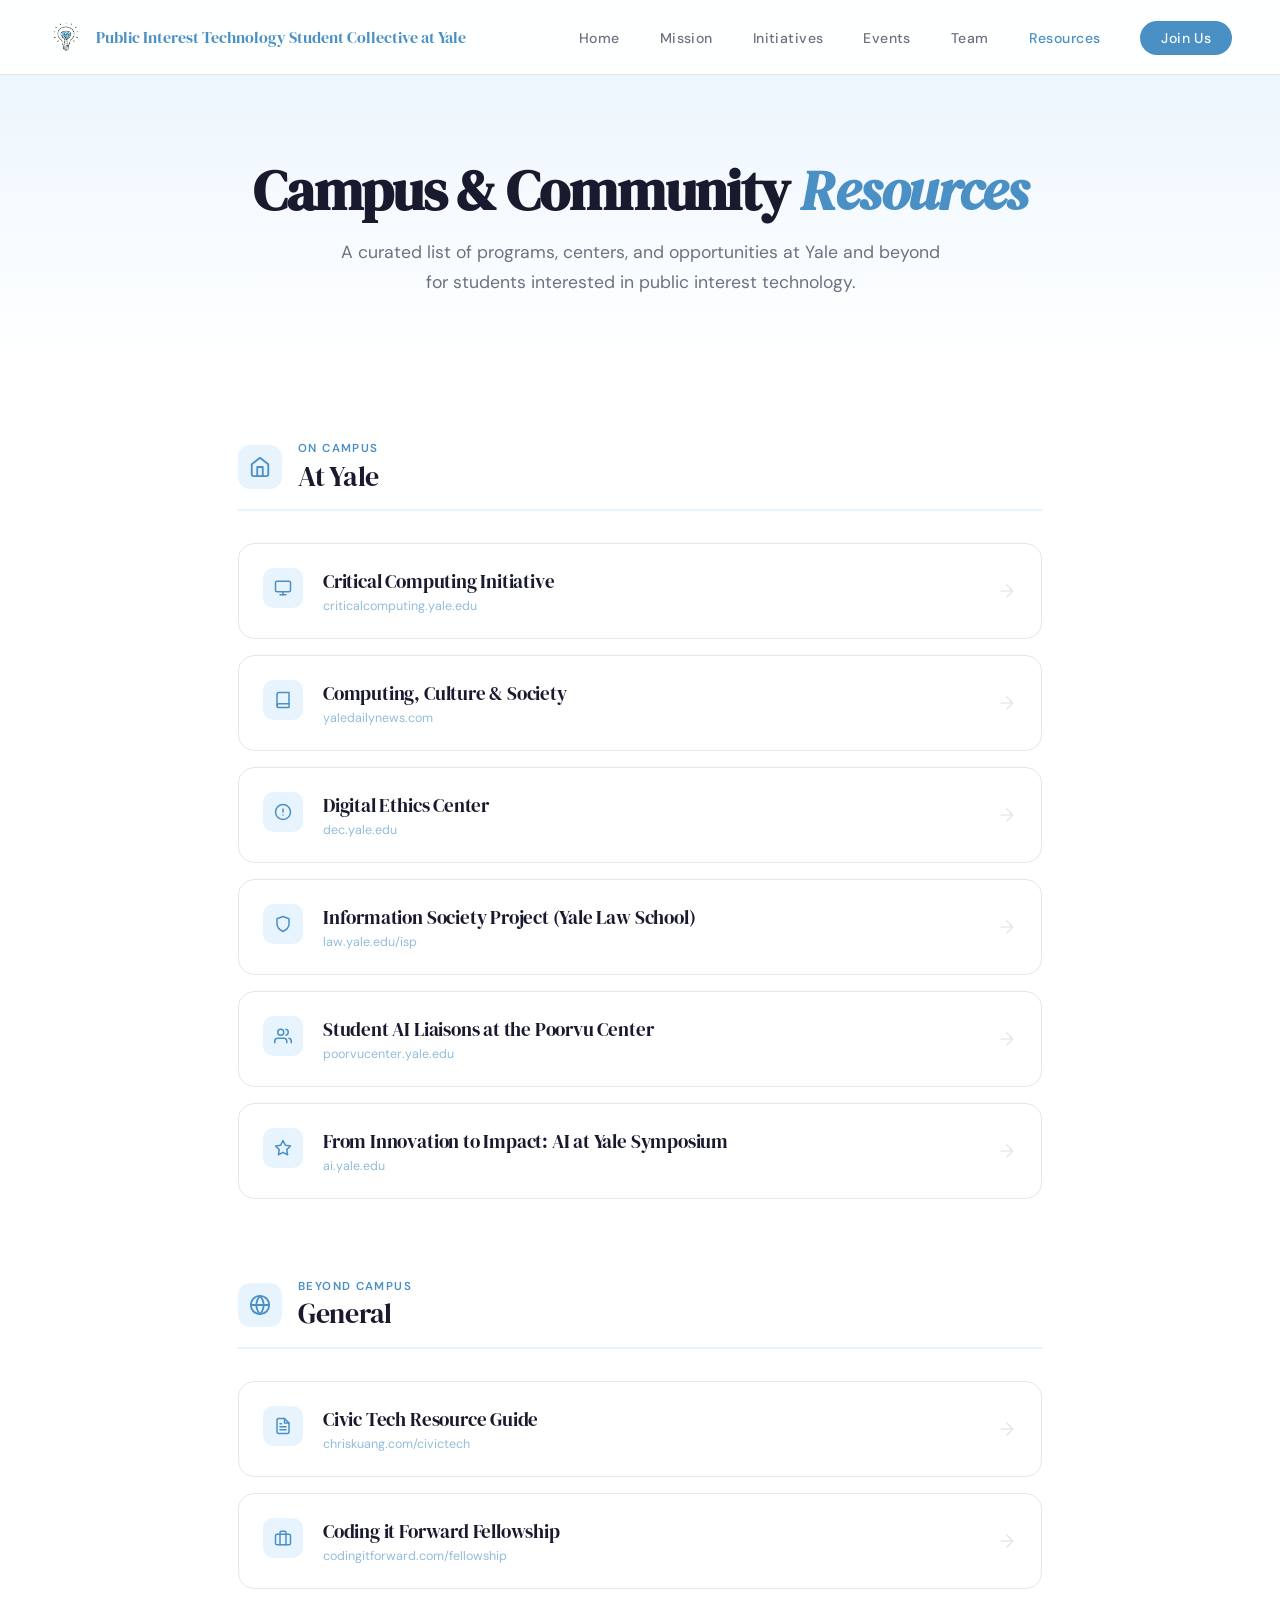
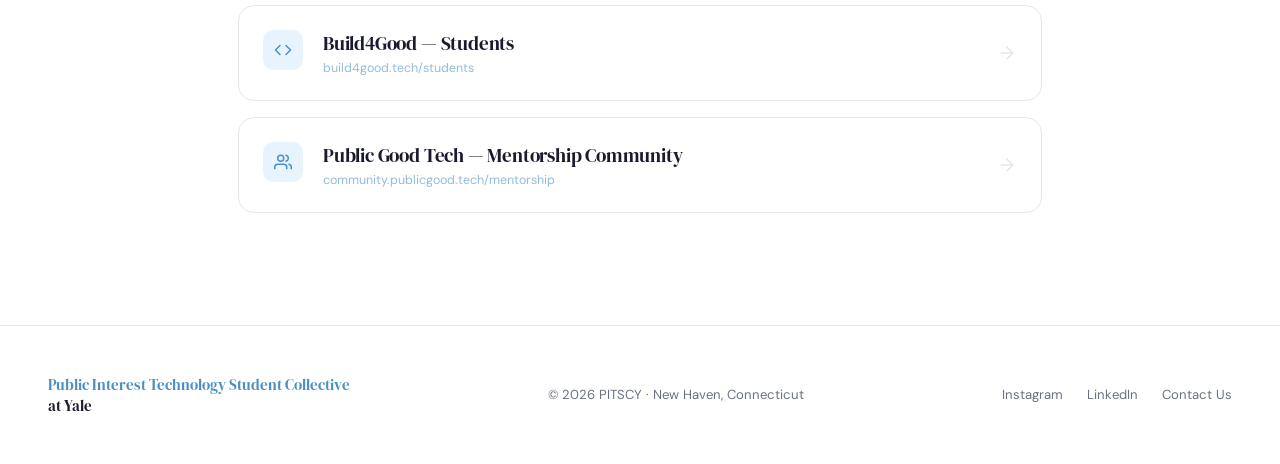
<file: resources.html>
<!DOCTYPE html>
<html lang="en">
<head>
<meta charset="UTF-8">
<meta name="viewport" content="width=device-width, initial-scale=1.0">
<title>Resources - Public Interest Technology Student Collective at Yale</title>
<link rel="icon" type="image/png" href="media/favicon.png">
<link href="https://fonts.googleapis.com/css2?family=DM+Sans:wght@300;400;500;600;700&family=DM+Serif+Display:ital@0;1&display=swap" rel="stylesheet">
<style>
  :root {
    --black: #1a1a2e;
    --blue: #4a90c4;
    --blue-light: #7db8e0;
    --blue-pale: #e8f4fd;
    --white: #ffffff;
    --gray: #6b7280;
    --line: #e5e7eb;
  }

  * { margin: 0; padding: 0; box-sizing: border-box; }

  body {
    font-family: 'DM Sans', sans-serif;
    color: var(--black);
    background: var(--white);
    overflow-x: hidden;
  }

  /* NAV */
  nav {
    position: fixed; top: 0; left: 0; right: 0; z-index: 100;
    display: flex; align-items: center; justify-content: space-between;
    padding: 1.2rem 3rem;
    background: rgba(255,255,255,0.92);
    backdrop-filter: blur(12px);
    border-bottom: 1px solid var(--line);
  }

  .nav-logo {
    display: flex; align-items: center; gap: 0.75rem;
  }

  .nav-bulb {
    width: 36px; height: 36px;
    object-fit: contain;
  }

  .nav-name {
    font-family: 'DM Serif Display', serif;
    font-size: 1rem;
    line-height: 1.2;
    color: var(--black);
  }

  .nav-name span { color: var(--blue); }

  nav ul {
    list-style: none;
    display: flex; gap: 2.5rem;
  }

  nav ul a {
    text-decoration: none;
    font-size: 0.88rem;
    font-weight: 500;
    color: var(--gray);
    letter-spacing: 0.03em;
    transition: color 0.2s;
  }

  nav ul a:hover { color: var(--blue); }
  nav ul a.active { color: var(--blue); }

  .nav-cta {
    background: var(--blue);
    color: white !important;
    padding: 0.5rem 1.3rem;
    border-radius: 100px;
    transition: background 0.2s !important;
  }

  .nav-cta:hover { background: var(--black) !important; }

  /* PAGE HEADER */
  .page-header {
    padding: 10rem 3rem 4rem;
    text-align: center;
    background: linear-gradient(180deg, var(--blue-pale) 0%, var(--white) 100%);
  }

  .page-header h1 {
    font-family: 'DM Serif Display', serif;
    font-size: clamp(2.5rem, 5vw, 3.5rem);
    line-height: 1.1;
    letter-spacing: -0.02em;
    margin-bottom: 1rem;
  }

  .page-header h1 em {
    font-style: italic;
    color: var(--blue);
  }

  .page-header p {
    font-size: 1.1rem;
    color: var(--gray);
    max-width: 600px;
    margin: 0 auto;
    line-height: 1.7;
  }

  /* RESOURCES CONTENT */
  .resources-content {
    max-width: 900px;
    margin: 0 auto;
    padding: 5rem 3rem 7rem;
  }

  /* SECTION */
  .resource-section {
    margin-bottom: 5rem;
  }

  .resource-section:last-child {
    margin-bottom: 0;
  }

  .section-header {
    display: flex;
    align-items: center;
    gap: 1rem;
    margin-bottom: 2rem;
    padding-bottom: 1rem;
    border-bottom: 2px solid var(--blue-pale);
  }

  .section-header-icon {
    width: 44px; height: 44px;
    background: var(--blue-pale);
    border-radius: 12px;
    display: flex; align-items: center; justify-content: center;
    flex-shrink: 0;
  }

  .section-header-icon svg {
    width: 22px; height: 22px;
  }

  .section-header-text {}

  .section-tag {
    font-size: 0.72rem;
    font-weight: 600;
    letter-spacing: 0.12em;
    text-transform: uppercase;
    color: var(--blue);
    margin-bottom: 0.2rem;
  }

  .section-title {
    font-family: 'DM Serif Display', serif;
    font-size: 1.75rem;
    letter-spacing: -0.01em;
    line-height: 1.2;
  }

  /* RESOURCE CARDS */
  .resource-list {
    display: flex;
    flex-direction: column;
    gap: 1rem;
  }

  .resource-card {
    display: flex;
    align-items: flex-start;
    gap: 1.25rem;
    padding: 1.5rem;
    border-radius: 16px;
    border: 1px solid var(--line);
    text-decoration: none;
    color: inherit;
    transition: transform 0.2s, box-shadow 0.2s, border-color 0.2s;
  }

  .resource-card:hover {
    transform: translateX(4px);
    box-shadow: 0 8px 30px rgba(0,0,0,0.07);
    border-color: var(--blue-light);
  }

  .resource-card-icon {
    width: 40px; height: 40px;
    background: var(--blue-pale);
    border-radius: 10px;
    display: flex; align-items: center; justify-content: center;
    flex-shrink: 0;
    transition: background 0.2s;
  }

  .resource-card:hover .resource-card-icon {
    background: var(--blue);
  }

  .resource-card-icon svg {
    width: 18px; height: 18px;
    color: var(--blue);
    transition: color 0.2s;
  }

  .resource-card:hover .resource-card-icon svg {
    color: white;
  }

  .resource-card-body {
    flex: 1;
    min-width: 0;
  }

  .resource-card-name {
    font-family: 'DM Serif Display', serif;
    font-size: 1.2rem;
    margin-bottom: 0.25rem;
    letter-spacing: -0.01em;
    transition: color 0.2s;
  }

  .resource-card:hover .resource-card-name {
    color: var(--blue);
  }

  .resource-card-url {
    font-size: 0.78rem;
    color: var(--blue);
    opacity: 0.6;
    white-space: nowrap;
    overflow: hidden;
    text-overflow: ellipsis;
  }

  .resource-card-arrow {
    flex-shrink: 0;
    color: var(--line);
    transition: color 0.2s, transform 0.2s;
    align-self: center;
  }

  .resource-card:hover .resource-card-arrow {
    color: var(--blue);
    transform: translateX(3px);
  }

  /* FOOTER */
  footer {
    padding: 3rem;
    border-top: 1px solid var(--line);
    display: flex;
    align-items: center;
    justify-content: space-between;
    flex-wrap: wrap;
    gap: 1.5rem;
  }

  .footer-logo {
    font-family: 'DM Serif Display', serif;
    font-size: 0.95rem;
    color: var(--black);
  }

  .footer-logo span { color: var(--blue); }

  footer p { font-size: 0.82rem; color: var(--gray); }

  .footer-links { display: flex; gap: 1.5rem; }

  .footer-links a {
    font-size: 0.82rem;
    color: var(--gray);
    text-decoration: none;
    transition: color 0.2s;
  }

  .footer-links a:hover { color: var(--blue); }


  /* HAMBURGER BUTTON */
  .nav-hamburger {
    display: none;
    flex-direction: column;
    justify-content: center;
    gap: 5px;
    width: 36px; height: 36px;
    background: none;
    border: none;
    cursor: pointer;
    padding: 4px;
    flex-shrink: 0;
  }

  .nav-hamburger span {
    display: block;
    width: 22px; height: 2px;
    background: var(--black);
    border-radius: 2px;
    transition: transform 0.2s ease, opacity 0.15s ease;
  }

  .nav-hamburger.open span:nth-child(1) { transform: translateY(7px) rotate(45deg); }
  .nav-hamburger.open span:nth-child(2) { opacity: 0; }
  .nav-hamburger.open span:nth-child(3) { transform: translateY(-7px) rotate(-45deg); }

  /* MOBILE DROPDOWN */
  .mobile-menu {
    display: none;
    position: fixed;
    top: 61px; left: 0; right: 0;
    z-index: 98;
    background: rgba(255,255,255,0.97);
    backdrop-filter: blur(12px);
    border-bottom: 1px solid var(--line);
    flex-direction: column;
    padding: 0.5rem 0 1rem;
    box-shadow: 0 8px 24px rgba(0,0,0,0.08);
    transform: translateY(-8px);
    opacity: 0;
    transition: transform 0.22s ease, opacity 0.22s ease;
    pointer-events: none;
  }

  .mobile-menu.open {
    display: flex;
    transform: translateY(0);
    opacity: 1;
    pointer-events: auto;
  }

  .mobile-menu a {
    font-size: 0.95rem;
    font-weight: 500;
    color: var(--gray);
    text-decoration: none;
    padding: 0.85rem 1.5rem;
    border-bottom: 1px solid var(--line);
    transition: color 0.2s, background 0.2s;
  }

  .mobile-menu a:last-child { border-bottom: none; }
  .mobile-menu a:hover { color: var(--blue); background: var(--blue-pale); }

  .mobile-menu .mobile-cta {
    font-weight: 600;
    background: var(--blue);
    color: white !important;
    margin: 0.75rem 1.5rem 0;
    border-radius: 100px;
    text-align: center;
    border-bottom: none !important;
  }

  .mobile-menu .mobile-cta:hover { background: var(--black) !important; }
  @media (max-width: 768px) {
    nav { padding: 1rem 1.5rem; }
    nav ul { display: none; }
    .nav-hamburger { display: flex; }
    .page-header { padding: 8rem 1.5rem 3rem; }
    .resources-content { padding: 3rem 1.5rem 5rem; }
    footer { flex-direction: column; text-align: center; }
  }
</style>
</head>
<body>

<!-- NAV -->
<nav>
  <div class="nav-logo">
    <img class="nav-bulb" src="media/yalepit-logo.png" alt="PITSC Logo">
    <div class="nav-name"><span>Public Interest Technology Student Collective at Yale</span></div>
  </div>
  <ul>
    <li><a href="index.html">Home</a></li>
    <li><a href="index.html#mission">Mission</a></li>
    <li><a href="index.html#initiatives">Initiatives</a></li>
    <li><a href="index.html#events">Events</a></li>
    <li><a href="team.html">Team</a></li>
    <li><a href="resources.html" class="active">Resources</a></li>
    <li><a href="https://forms.gle/SN9Z8QEHAB6Czuxt6" class="nav-cta">Join Us</a></li>
  </ul>
  <button class="nav-hamburger" id="hamburger" aria-label="Toggle menu">
    <span></span><span></span><span></span>
  </button>
</nav>

<!-- MOBILE DROPDOWN -->
<div class="mobile-menu" id="mobileMenu">
  <a href="index.html">Home</a>
  <a href="index.html#mission">Mission</a>
  <a href="index.html#initiatives">Initiatives</a>
  <a href="index.html#events">Events</a>
  <a href="officers.html">Officers</a>
  <a href="https://forms.gle/SN9Z8QEHAB6Czuxt6" class="mobile-cta">Join Us</a>
</div>

<script>
  const hamburger = document.getElementById('hamburger');
  const mobileMenu = document.getElementById('mobileMenu');
  function closeMenu() {
    hamburger.classList.remove('open');
    mobileMenu.classList.remove('open');
  }
  hamburger.addEventListener('click', function() {
    const isOpen = mobileMenu.classList.toggle('open');
    hamburger.classList.toggle('open', isOpen);
  });
  document.addEventListener('click', function(e) {
    if (!hamburger.contains(e.target) && !mobileMenu.contains(e.target)) {
      closeMenu();
    }
  });
</script>

<!-- PAGE HEADER -->
<section class="page-header">
  <h1>Campus &amp; Community <em>Resources</em></h1>
  <p>A curated list of programs, centers, and opportunities at Yale and beyond for students interested in public interest technology.</p>
</section>

<!-- RESOURCES -->
<div class="resources-content">

  <!-- AT YALE -->
  <div class="resource-section">
    <div class="section-header">
      <div class="section-header-icon">
        <svg viewBox="0 0 24 24" fill="none" stroke="#4a90c4" stroke-width="2" stroke-linecap="round" stroke-linejoin="round">
          <path d="M3 9l9-7 9 7v11a2 2 0 0 1-2 2H5a2 2 0 0 1-2-2z"/>
          <polyline points="9 22 9 12 15 12 15 22"/>
        </svg>
      </div>
      <div class="section-header-text">
        <div class="section-tag">On Campus</div>
        <div class="section-title">At Yale</div>
      </div>
    </div>

    <div class="resource-list">
      <a class="resource-card" href="https://criticalcomputing.yale.edu/" target="_blank" rel="noopener">
        <div class="resource-card-icon">
          <svg viewBox="0 0 24 24" fill="none" stroke="currentColor" stroke-width="2" stroke-linecap="round" stroke-linejoin="round">
            <rect x="2" y="3" width="20" height="14" rx="2"/>
            <line x1="8" y1="21" x2="16" y2="21"/>
            <line x1="12" y1="17" x2="12" y2="21"/>
          </svg>
        </div>
        <div class="resource-card-body">
          <div class="resource-card-name">Critical Computing Initiative</div>
          <div class="resource-card-url">criticalcomputing.yale.edu</div>
        </div>
        <svg class="resource-card-arrow" width="20" height="20" viewBox="0 0 24 24" fill="none" stroke="currentColor" stroke-width="2" stroke-linecap="round" stroke-linejoin="round">
          <path d="M5 12h14M12 5l7 7-7 7"/>
        </svg>
      </a>

      <a class="resource-card" href="https://yaledailynews.com/articles/computing-culture-and-society-certificate-to-launch-in-the-fall" target="_blank" rel="noopener">
        <div class="resource-card-icon">
          <svg viewBox="0 0 24 24" fill="none" stroke="currentColor" stroke-width="2" stroke-linecap="round" stroke-linejoin="round">
            <path d="M4 19.5A2.5 2.5 0 0 1 6.5 17H20"/>
            <path d="M6.5 2H20v20H6.5A2.5 2.5 0 0 1 4 19.5v-15A2.5 2.5 0 0 1 6.5 2z"/>
          </svg>
        </div>
        <div class="resource-card-body">
          <div class="resource-card-name">Computing, Culture &amp; Society</div>
          <div class="resource-card-url">yaledailynews.com</div>
        </div>
        <svg class="resource-card-arrow" width="20" height="20" viewBox="0 0 24 24" fill="none" stroke="currentColor" stroke-width="2" stroke-linecap="round" stroke-linejoin="round">
          <path d="M5 12h14M12 5l7 7-7 7"/>
        </svg>
      </a>

      <a class="resource-card" href="https://dec.yale.edu/" target="_blank" rel="noopener">
        <div class="resource-card-icon">
          <svg viewBox="0 0 24 24" fill="none" stroke="currentColor" stroke-width="2" stroke-linecap="round" stroke-linejoin="round">
            <circle cx="12" cy="12" r="10"/>
            <line x1="12" y1="8" x2="12" y2="12"/>
            <line x1="12" y1="16" x2="12.01" y2="16"/>
          </svg>
        </div>
        <div class="resource-card-body">
          <div class="resource-card-name">Digital Ethics Center</div>
          <div class="resource-card-url">dec.yale.edu</div>
        </div>
        <svg class="resource-card-arrow" width="20" height="20" viewBox="0 0 24 24" fill="none" stroke="currentColor" stroke-width="2" stroke-linecap="round" stroke-linejoin="round">
          <path d="M5 12h14M12 5l7 7-7 7"/>
        </svg>
      </a>

      <a class="resource-card" href="https://law.yale.edu/isp" target="_blank" rel="noopener">
        <div class="resource-card-icon">
          <svg viewBox="0 0 24 24" fill="none" stroke="currentColor" stroke-width="2" stroke-linecap="round" stroke-linejoin="round">
            <path d="M12 22s8-4 8-10V5l-8-3-8 3v7c0 6 8 10 8 10z"/>
          </svg>
        </div>
        <div class="resource-card-body">
          <div class="resource-card-name">Information Society Project (Yale Law School)</div>
          <div class="resource-card-url">law.yale.edu/isp</div>
        </div>
        <svg class="resource-card-arrow" width="20" height="20" viewBox="0 0 24 24" fill="none" stroke="currentColor" stroke-width="2" stroke-linecap="round" stroke-linejoin="round">
          <path d="M5 12h14M12 5l7 7-7 7"/>
        </svg>
      </a>

      <a class="resource-card" href="https://poorvucenter.yale.edu/teaching/teaching-resource-library/ai-guidance-for-teachers/ai-support-resources/student-ai" target="_blank" rel="noopener">
        <div class="resource-card-icon">
          <svg viewBox="0 0 24 24" fill="none" stroke="currentColor" stroke-width="2" stroke-linecap="round" stroke-linejoin="round">
            <path d="M17 21v-2a4 4 0 0 0-4-4H5a4 4 0 0 0-4 4v2"/>
            <circle cx="9" cy="7" r="4"/>
            <path d="M23 21v-2a4 4 0 0 0-3-3.87"/>
            <path d="M16 3.13a4 4 0 0 1 0 7.75"/>
          </svg>
        </div>
        <div class="resource-card-body">
          <div class="resource-card-name">Student AI Liaisons at the Poorvu Center</div>
          <div class="resource-card-url">poorvucenter.yale.edu</div>
        </div>
        <svg class="resource-card-arrow" width="20" height="20" viewBox="0 0 24 24" fill="none" stroke="currentColor" stroke-width="2" stroke-linecap="round" stroke-linejoin="round">
          <path d="M5 12h14M12 5l7 7-7 7"/>
        </svg>
      </a>

      <a class="resource-card" href="https://ai.yale.edu/" target="_blank" rel="noopener">
        <div class="resource-card-icon">
          <svg viewBox="0 0 24 24" fill="none" stroke="currentColor" stroke-width="2" stroke-linecap="round" stroke-linejoin="round">
            <polygon points="12 2 15.09 8.26 22 9.27 17 14.14 18.18 21.02 12 17.77 5.82 21.02 7 14.14 2 9.27 8.91 8.26 12 2"/>
          </svg>
        </div>
        <div class="resource-card-body">
          <div class="resource-card-name">From Innovation to Impact: AI at Yale Symposium</div>
          <div class="resource-card-url">ai.yale.edu</div>
        </div>
        <svg class="resource-card-arrow" width="20" height="20" viewBox="0 0 24 24" fill="none" stroke="currentColor" stroke-width="2" stroke-linecap="round" stroke-linejoin="round">
          <path d="M5 12h14M12 5l7 7-7 7"/>
        </svg>
      </a>
    </div>
  </div>

  <!-- GENERAL -->
  <div class="resource-section">
    <div class="section-header">
      <div class="section-header-icon">
        <svg viewBox="0 0 24 24" fill="none" stroke="#4a90c4" stroke-width="2" stroke-linecap="round" stroke-linejoin="round">
          <circle cx="12" cy="12" r="10"/>
          <line x1="2" y1="12" x2="22" y2="12"/>
          <path d="M12 2a15.3 15.3 0 0 1 4 10 15.3 15.3 0 0 1-4 10 15.3 15.3 0 0 1-4-10 15.3 15.3 0 0 1 4-10z"/>
        </svg>
      </div>
      <div class="section-header-text">
        <div class="section-tag">Beyond Campus</div>
        <div class="section-title">General</div>
      </div>
    </div>

    <div class="resource-list">
      <a class="resource-card" href="https://www.chriskuang.com/civictech/#fnref1" target="_blank" rel="noopener">
        <div class="resource-card-icon">
          <svg viewBox="0 0 24 24" fill="none" stroke="currentColor" stroke-width="2" stroke-linecap="round" stroke-linejoin="round">
            <path d="M14 2H6a2 2 0 0 0-2 2v16a2 2 0 0 0 2 2h12a2 2 0 0 0 2-2V8z"/>
            <polyline points="14 2 14 8 20 8"/>
            <line x1="16" y1="13" x2="8" y2="13"/>
            <line x1="16" y1="17" x2="8" y2="17"/>
            <polyline points="10 9 9 9 8 9"/>
          </svg>
        </div>
        <div class="resource-card-body">
          <div class="resource-card-name">Civic Tech Resource Guide</div>
          <div class="resource-card-url">chriskuang.com/civictech</div>
        </div>
        <svg class="resource-card-arrow" width="20" height="20" viewBox="0 0 24 24" fill="none" stroke="currentColor" stroke-width="2" stroke-linecap="round" stroke-linejoin="round">
          <path d="M5 12h14M12 5l7 7-7 7"/>
        </svg>
      </a>

      <a class="resource-card" href="https://codingitforward.com/fellowship" target="_blank" rel="noopener">
        <div class="resource-card-icon">
          <svg viewBox="0 0 24 24" fill="none" stroke="currentColor" stroke-width="2" stroke-linecap="round" stroke-linejoin="round">
            <rect x="2" y="7" width="20" height="14" rx="2" ry="2"/>
            <path d="M16 21V5a2 2 0 0 0-2-2h-4a2 2 0 0 0-2 2v16"/>
          </svg>
        </div>
        <div class="resource-card-body">
          <div class="resource-card-name">Coding it Forward Fellowship</div>
          <div class="resource-card-url">codingitforward.com/fellowship</div>
        </div>
        <svg class="resource-card-arrow" width="20" height="20" viewBox="0 0 24 24" fill="none" stroke="currentColor" stroke-width="2" stroke-linecap="round" stroke-linejoin="round">
          <path d="M5 12h14M12 5l7 7-7 7"/>
        </svg>
      </a>

      <a class="resource-card" href="https://www.build4good.tech/students" target="_blank" rel="noopener">
        <div class="resource-card-icon">
          <svg viewBox="0 0 24 24" fill="none" stroke="currentColor" stroke-width="2" stroke-linecap="round" stroke-linejoin="round">
            <polyline points="16 18 22 12 16 6"/>
            <polyline points="8 6 2 12 8 18"/>
          </svg>
        </div>
        <div class="resource-card-body">
          <div class="resource-card-name">Build4Good — Students</div>
          <div class="resource-card-url">build4good.tech/students</div>
        </div>
        <svg class="resource-card-arrow" width="20" height="20" viewBox="0 0 24 24" fill="none" stroke="currentColor" stroke-width="2" stroke-linecap="round" stroke-linejoin="round">
          <path d="M5 12h14M12 5l7 7-7 7"/>
        </svg>
      </a>

      <a class="resource-card" href="https://community.publicgood.tech/mentorship?mc_cid=8b025cc50d" target="_blank" rel="noopener">
        <div class="resource-card-icon">
          <svg viewBox="0 0 24 24" fill="none" stroke="currentColor" stroke-width="2" stroke-linecap="round" stroke-linejoin="round">
            <path d="M17 21v-2a4 4 0 0 0-4-4H5a4 4 0 0 0-4 4v2"/>
            <circle cx="9" cy="7" r="4"/>
            <path d="M23 21v-2a4 4 0 0 0-3-3.87"/>
            <path d="M16 3.13a4 4 0 0 1 0 7.75"/>
          </svg>
        </div>
        <div class="resource-card-body">
          <div class="resource-card-name">Public Good Tech — Mentorship Community</div>
          <div class="resource-card-url">community.publicgood.tech/mentorship</div>
        </div>
        <svg class="resource-card-arrow" width="20" height="20" viewBox="0 0 24 24" fill="none" stroke="currentColor" stroke-width="2" stroke-linecap="round" stroke-linejoin="round">
          <path d="M5 12h14M12 5l7 7-7 7"/>
        </svg>
      </a>
    </div>
  </div>

</div>

<!-- FOOTER -->
<footer>
  <div>
    <div class="footer-logo"><span>Public Interest Technology Student Collective</span><br>at Yale</div>
  </div>
  <p>&copy; 2026 PITSCY &middot; New Haven, Connecticut</p>
  <div class="footer-links">
    <a href="#">Instagram</a>
    <a href="#">LinkedIn</a>
    <a href="mailto:hello@yalepit.org">Contact Us</a>
  </div>
</footer>

</body>
</html>
</file>
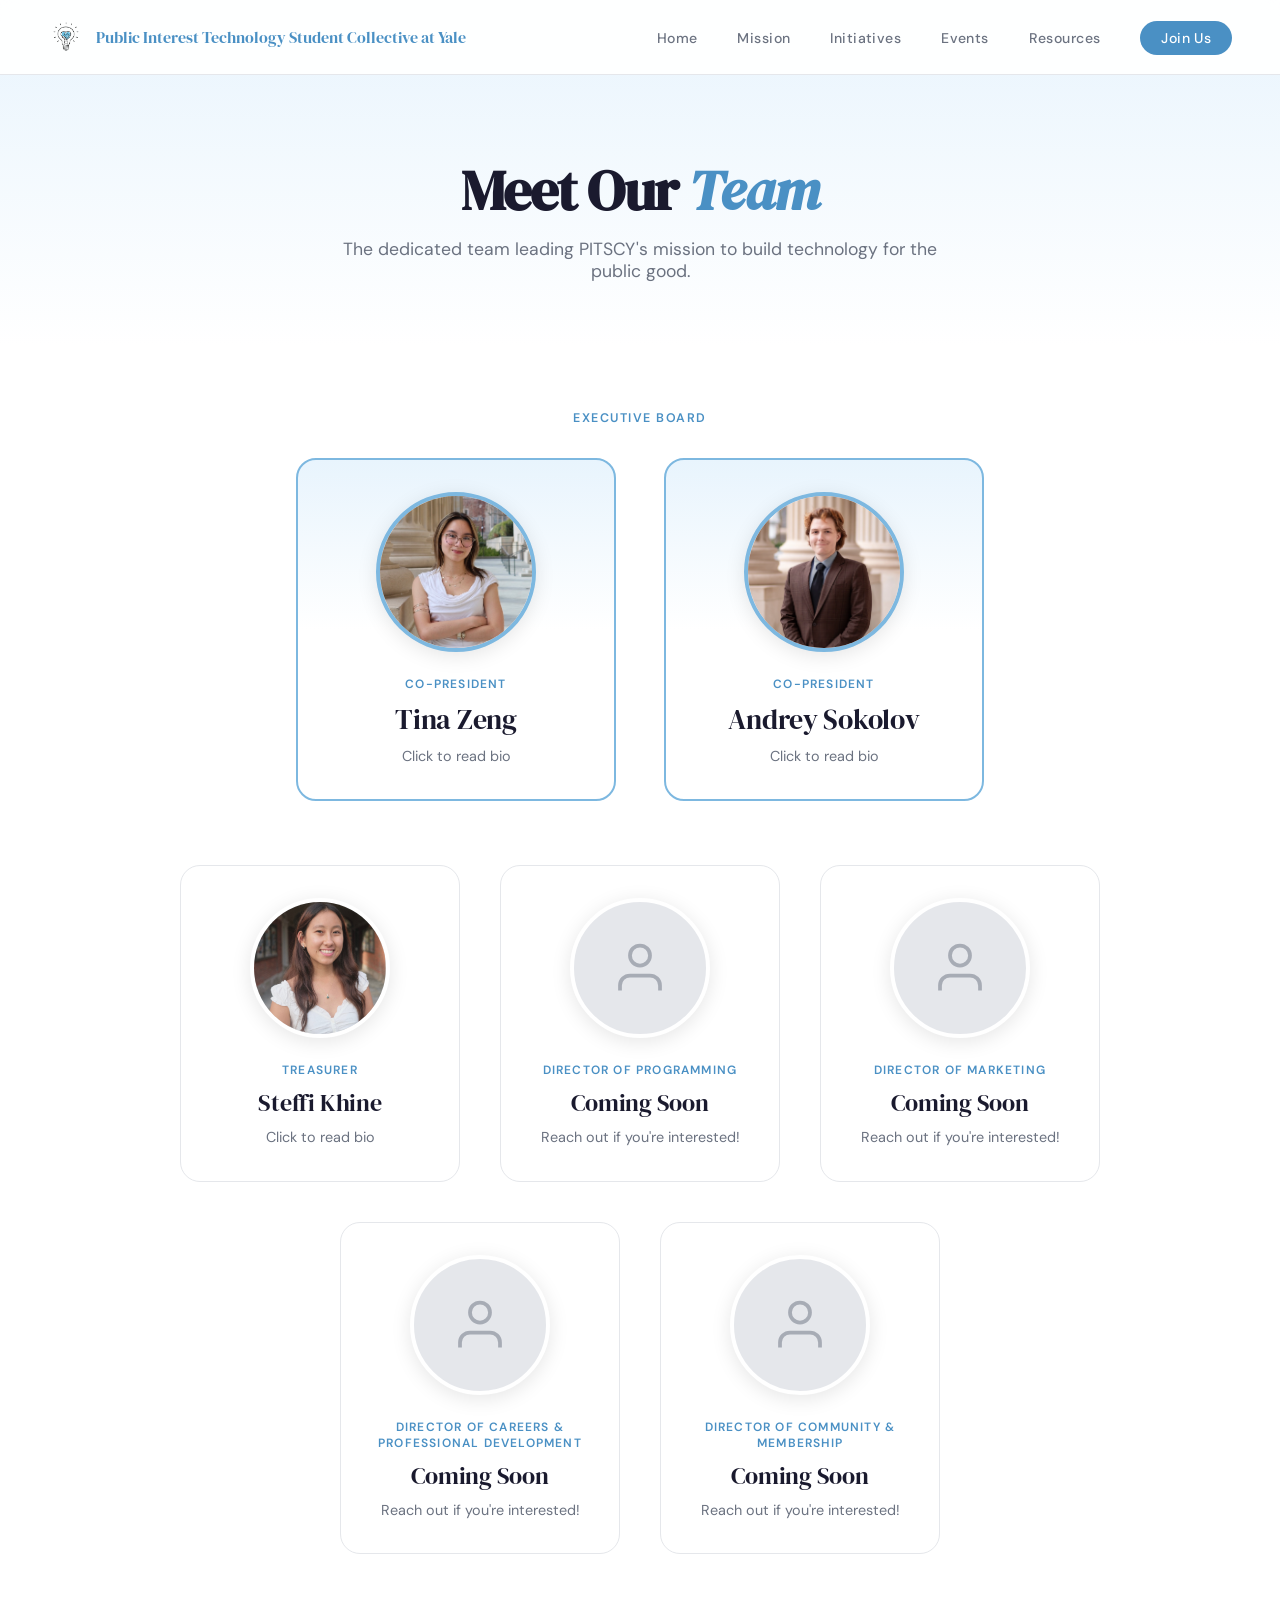
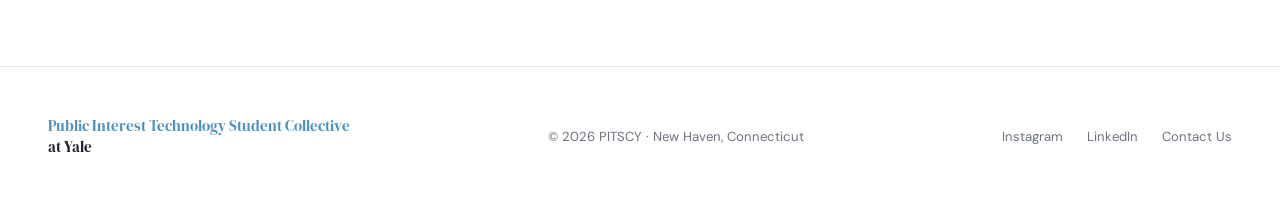
<file: team.html>
<!DOCTYPE html>
<html lang="en">
<head>
<meta charset="UTF-8">
<meta name="viewport" content="width=device-width, initial-scale=1.0">
<title>Team - Public Interest Technology Student Collective at Yale</title>
<link rel="icon" type="image/png" href="media/favicon.png">
<link href="https://fonts.googleapis.com/css2?family=DM+Sans:wght@300;400;500;600;700&family=DM+Serif+Display:ital@0;1&display=swap" rel="stylesheet">
<style>
  :root {
    --black: #1a1a2e;
    --blue: #4a90c4;
    --blue-light: #7db8e0;
    --blue-pale: #e8f4fd;
    --white: #ffffff;
    --gray: #6b7280;
    --line: #e5e7eb;
  }

  * { margin: 0; padding: 0; box-sizing: border-box; }

  body {
    font-family: 'DM Sans', sans-serif;
    color: var(--black);
    background: var(--white);
    overflow-x: hidden;
  }

  /* NAV */
  nav {
    position: fixed; top: 0; left: 0; right: 0; z-index: 100;
    display: flex; align-items: center; justify-content: space-between;
    padding: 1.2rem 3rem;
    background: rgba(255,255,255,0.92);
    backdrop-filter: blur(12px);
    border-bottom: 1px solid var(--line);
  }

  .nav-logo {
    display: flex; align-items: center; gap: 0.75rem;
  }

  .nav-bulb {
    width: 36px; height: 36px;
    object-fit: contain;
  }

  .nav-name {
    font-family: 'DM Serif Display', serif;
    font-size: 1rem;
    line-height: 1.2;
    color: var(--black);
  }

  .nav-name span { color: var(--blue); }

  nav ul {
    list-style: none;
    display: flex; gap: 2.5rem;
  }

  nav ul a {
    text-decoration: none;
    font-size: 0.88rem;
    font-weight: 500;
    color: var(--gray);
    letter-spacing: 0.03em;
    transition: color 0.2s;
  }

  nav ul a:hover { color: var(--blue); }

  .nav-cta {
    background: var(--blue);
    color: white !important;
    padding: 0.5rem 1.3rem;
    border-radius: 100px;
    transition: background 0.2s !important;
  }

  .nav-cta:hover { background: var(--black) !important; }

  /* PAGE HEADER */
  .page-header {
    padding: 10rem 3rem 4rem;
    text-align: center;
    background: linear-gradient(180deg, var(--blue-pale) 0%, var(--white) 100%);
  }

  .page-header h1 {
    font-family: 'DM Serif Display', serif;
    font-size: clamp(2.5rem, 5vw, 3.5rem);
    line-height: 1.1;
    letter-spacing: -0.02em;
    margin-bottom: 1rem;
  }

  .page-header h1 em {
    font-style: italic;
    color: var(--blue);
  }

  .page-header p {
    font-size: 1.1rem;
    color: var(--gray);
    max-width: 600px;
    margin: 0 auto;
  }

  /* TEAM SECTION */
  .officers-section {
    padding: 4rem 3rem 7rem;
    max-width: 1200px;
    margin: 0 auto;
  }

  .section-label {
    font-size: 0.78rem;
    font-weight: 600;
    letter-spacing: 0.12em;
    text-transform: uppercase;
    color: var(--blue);
    margin-bottom: 2rem;
    text-align: center;
  }

  /* PRESIDENTS ROW */
  .presidents-row {
    display: flex;
    justify-content: center;
    gap: 3rem;
    margin-bottom: 4rem;
    flex-wrap: wrap;
  }

  /* OTHER OFFICERS */
  .officers-grid {
    display: flex;
    justify-content: center;
    gap: 2.5rem;
    flex-wrap: wrap;
  }

  /* OFFICER CARD */
  .officer-card {
    background: white;
    border-radius: 20px;
    padding: 2rem;
    text-align: center;
    border: 1px solid var(--line);
    transition: transform 0.3s, box-shadow 0.3s;
    cursor: pointer;
    width: 280px;
  }

  .officer-card:hover {
    transform: translateY(-6px);
    box-shadow: 0 20px 50px rgba(0,0,0,0.1);
  }

  .officer-card.president {
    width: 320px;
    border: 2px solid var(--blue-light);
    background: linear-gradient(180deg, var(--blue-pale) 0%, var(--white) 50%);
  }

  .officer-photo {
    width: 140px;
    height: 140px;
    border-radius: 50%;
    margin: 0 auto 1.5rem;
    background: var(--line);
    display: flex;
    align-items: center;
    justify-content: center;
    overflow: hidden;
    border: 4px solid white;
    box-shadow: 0 4px 20px rgba(0,0,0,0.1);
  }

  .officer-card.president .officer-photo {
    width: 160px;
    height: 160px;
    border: 4px solid var(--blue-light);
  }

  .officer-photo img {
    width: 100%;
    height: 100%;
    object-fit: cover;
  }

  .officer-photo svg {
    width: 60px;
    height: 60px;
    color: var(--gray);
    opacity: 0.5;
  }

  .officer-role {
    font-size: 0.75rem;
    font-weight: 600;
    letter-spacing: 0.1em;
    text-transform: uppercase;
    color: var(--blue);
    margin-bottom: 0.5rem;
  }

  .officer-name {
    font-family: 'DM Serif Display', serif;
    font-size: 1.5rem;
    margin-bottom: 0.5rem;
    letter-spacing: -0.01em;
  }

  .officer-card.president .officer-name {
    font-size: 1.75rem;
  }

  .officer-tagline {
    font-size: 0.9rem;
    color: var(--gray);
    line-height: 1.5;
  }

  .click-hint {
    font-size: 0.75rem;
    color: var(--blue);
    margin-top: 1rem;
    opacity: 0.7;
  }

  /* BIO MODAL */
  .modal-overlay {
    position: fixed;
    inset: 0;
    background: rgba(26, 26, 46, 0.6);
    backdrop-filter: blur(4px);
    z-index: 200;
    display: flex;
    align-items: center;
    justify-content: center;
    padding: 2rem;
    opacity: 0;
    visibility: hidden;
    transition: opacity 0.3s, visibility 0.3s;
  }

  .modal-overlay.active {
    opacity: 1;
    visibility: visible;
  }

  .modal {
    background: white;
    border-radius: 24px;
    max-width: 600px;
    width: 100%;
    max-height: 90vh;
    overflow-y: auto;
    padding: 3rem;
    position: relative;
    transform: translateY(20px);
    transition: transform 0.3s;
  }

  .modal-overlay.active .modal {
    transform: translateY(0);
  }

  .modal-close {
    position: absolute;
    top: 1.5rem;
    right: 1.5rem;
    width: 40px;
    height: 40px;
    border: none;
    background: var(--blue-pale);
    border-radius: 50%;
    cursor: pointer;
    display: flex;
    align-items: center;
    justify-content: center;
    transition: background 0.2s;
  }

  .modal-close:hover {
    background: var(--blue-light);
  }

  .modal-close svg {
    width: 20px;
    height: 20px;
    color: var(--black);
  }

  .modal-photo {
    width: 120px;
    height: 120px;
    border-radius: 50%;
    margin: 0 auto 1.5rem;
    background: var(--line);
    display: flex;
    align-items: center;
    justify-content: center;
    overflow: hidden;
    border: 4px solid var(--blue-light);
  }

  .modal-photo img {
    width: 100%;
    height: 100%;
    object-fit: cover;
  }

  .modal-photo svg {
    width: 50px;
    height: 50px;
    color: var(--gray);
    opacity: 0.5;
  }

  .modal-role {
    text-align: center;
    font-size: 0.75rem;
    font-weight: 600;
    letter-spacing: 0.1em;
    text-transform: uppercase;
    color: var(--blue);
    margin-bottom: 0.5rem;
  }

  .modal-name {
    text-align: center;
    font-family: 'DM Serif Display', serif;
    font-size: 2rem;
    margin-bottom: 1.5rem;
  }

  .modal-bio {
    font-size: 1rem;
    line-height: 1.8;
    color: var(--gray);
  }

  .modal-bio p {
    margin-bottom: 1rem;
  }

  .modal-bio p:last-child {
    margin-bottom: 0;
  }

  /* FOOTER */
  footer {
    padding: 3rem;
    border-top: 1px solid var(--line);
    display: flex;
    align-items: center;
    justify-content: space-between;
    flex-wrap: wrap;
    gap: 1.5rem;
  }

  .footer-logo {
    font-family: 'DM Serif Display', serif;
    font-size: 0.95rem;
    color: var(--black);
  }

  .footer-logo span { color: var(--blue); }

  footer p { font-size: 0.82rem; color: var(--gray); }

  .footer-links { display: flex; gap: 1.5rem; }

  .footer-links a {
    font-size: 0.82rem;
    color: var(--gray);
    text-decoration: none;
    transition: color 0.2s;
  }

  .footer-links a:hover { color: var(--blue); }


  /* HAMBURGER BUTTON */
  .nav-hamburger {
    display: none;
    flex-direction: column;
    justify-content: center;
    gap: 5px;
    width: 36px; height: 36px;
    background: none;
    border: none;
    cursor: pointer;
    padding: 4px;
    flex-shrink: 0;
  }

  .nav-hamburger span {
    display: block;
    width: 22px; height: 2px;
    background: var(--black);
    border-radius: 2px;
    transition: transform 0.2s ease, opacity 0.15s ease;
  }

  .nav-hamburger.open span:nth-child(1) { transform: translateY(7px) rotate(45deg); }
  .nav-hamburger.open span:nth-child(2) { opacity: 0; }
  .nav-hamburger.open span:nth-child(3) { transform: translateY(-7px) rotate(-45deg); }

  /* MOBILE DROPDOWN */
  .mobile-menu {
    display: none;
    position: fixed;
    top: 61px; left: 0; right: 0;
    z-index: 98;
    background: rgba(255,255,255,0.97);
    backdrop-filter: blur(12px);
    border-bottom: 1px solid var(--line);
    flex-direction: column;
    padding: 0.5rem 0 1rem;
    box-shadow: 0 8px 24px rgba(0,0,0,0.08);
    transform: translateY(-8px);
    opacity: 0;
    transition: transform 0.22s ease, opacity 0.22s ease;
    pointer-events: none;
  }

  .mobile-menu.open {
    display: flex;
    transform: translateY(0);
    opacity: 1;
    pointer-events: auto;
  }

  .mobile-menu a {
    font-size: 0.95rem;
    font-weight: 500;
    color: var(--gray);
    text-decoration: none;
    padding: 0.85rem 1.5rem;
    border-bottom: 1px solid var(--line);
    transition: color 0.2s, background 0.2s;
  }

  .mobile-menu a:last-child { border-bottom: none; }
  .mobile-menu a:hover { color: var(--blue); background: var(--blue-pale); }

  .mobile-menu .mobile-cta {
    font-weight: 600;
    background: var(--blue);
    color: white !important;
    margin: 0.75rem 1.5rem 0;
    border-radius: 100px;
    text-align: center;
    border-bottom: none !important;
  }

  .mobile-menu .mobile-cta:hover { background: var(--black) !important; }
  @media (max-width: 768px) {
    nav { padding: 1rem 1.5rem; }
    nav ul { display: none; }
    .nav-hamburger { display: flex; }
    .page-header { padding: 8rem 1.5rem 3rem; }
    .officers-section { padding: 3rem 1.5rem 5rem; }
    .presidents-row { gap: 2rem; }
    .officer-card, .officer-card.president { width: 100%; max-width: 320px; }
    footer { flex-direction: column; text-align: center; }
    .modal { padding: 2rem; }
  }
</style>
</head>
<body>

<!-- NAV -->
<nav>
  <div class="nav-logo">
    <img class="nav-bulb" src="media/yalepit-logo.png" alt="PITSC Logo">
    <div class="nav-name"><span>Public Interest Technology Student Collective at Yale</span></div>
  </div>
  <ul>
    <li><a href="index.html">Home</a></li>
    <li><a href="index.html#mission">Mission</a></li>
    <li><a href="index.html#initiatives">Initiatives</a></li>
    <li><a href="index.html#events">Events</a></li>
    <li><a href="resources.html">Resources</a></li>
    <li><a href="https://forms.gle/SN9Z8QEHAB6Czuxt6" class="nav-cta">Join Us</a></li>
  </ul>
  <button class="nav-hamburger" id="hamburger" aria-label="Toggle menu">
    <span></span><span></span><span></span>
  </button>
</nav>

<!-- MOBILE DROPDOWN -->
<div class="mobile-menu" id="mobileMenu">
  <a href="index.html">Home</a>
  <a href="index.html#mission">Mission</a>
  <a href="index.html#initiatives">Initiatives</a>
  <a href="index.html#events">Events</a>
  <a href="resources.html">Resources</a>
  <a href="https://forms.gle/SN9Z8QEHAB6Czuxt6" class="mobile-cta">Join Us</a>
</div>

<script>
  const hamburger = document.getElementById('hamburger');
  const mobileMenu = document.getElementById('mobileMenu');
  function closeMenu() {
    hamburger.classList.remove('open');
    mobileMenu.classList.remove('open');
  }
  hamburger.addEventListener('click', function() {
    const isOpen = mobileMenu.classList.toggle('open');
    hamburger.classList.toggle('open', isOpen);
  });
  document.addEventListener('click', function(e) {
    if (!hamburger.contains(e.target) && !mobileMenu.contains(e.target)) {
      closeMenu();
    }
  });
</script>

<!-- PAGE HEADER -->
<section class="page-header">
  <h1>Meet Our <em>Team</em></h1>
  <p>The dedicated team leading PITSCY's mission to build technology for the public good.</p>
</section>

<!-- TEAM -->
<section class="officers-section">

  <!-- Presidents -->
  <div class="section-label">Executive Board</div>
  <div class="presidents-row">
    <div class="officer-card president" onclick="openBio('tina')">
      <div class="officer-photo">
        <img src="media/TinaZeng-headshot.jpg" alt="Tina Zeng">
      </div>
      <div class="officer-role">Co-President</div>
      <div class="officer-name">Tina Zeng</div>
      <div class="officer-tagline">Click to read bio</div>
    </div>

    <div class="officer-card president" onclick="openBio('andrey')">
      <div class="officer-photo">
        <img src="media/andrey-headshot.png" alt="Andrey Sokolov">
      </div>
      <div class="officer-role">Co-President</div>
      <div class="officer-name">Andrey Sokolov</div>
      <div class="officer-tagline">Click to read bio</div>
    </div>
  </div>

  <!-- Other Officers -->
  <div class="officers-grid">
    <div class="officer-card" onclick="openBio('steffi')">
      <div class="officer-photo">
        <img src="media/steffi-headshot.jpeg" alt="Steffi Khine">
      </div>
      <div class="officer-role">Treasurer</div>
      <div class="officer-name">Steffi Khine</div>
      <div class="officer-tagline">Click to read bio</div>
    </div>

    <div class="officer-card">
      <div class="officer-photo">
        <svg viewBox="0 0 24 24" fill="none" stroke="currentColor" stroke-width="1.5">
          <path d="M20 21v-2a4 4 0 0 0-4-4H8a4 4 0 0 0-4 4v2"/>
          <circle cx="12" cy="7" r="4"/>
        </svg>
      </div>
      <div class="officer-role">Director of Programming</div>
      <div class="officer-name">Coming Soon</div>
      <div class="officer-tagline">Reach out if you're interested! </div>
    </div>

    <div class="officer-card">
      <div class="officer-photo">
        <svg viewBox="0 0 24 24" fill="none" stroke="currentColor" stroke-width="1.5">
          <path d="M20 21v-2a4 4 0 0 0-4-4H8a4 4 0 0 0-4 4v2"/>
          <circle cx="12" cy="7" r="4"/>
        </svg>
      </div>
      <div class="officer-role">Director of Marketing</div>
      <div class="officer-name">Coming Soon</div>
      <div class="officer-tagline">Reach out if you're interested! </div>
    </div>

    <div class="officer-card">
      <div class="officer-photo">
        <svg viewBox="0 0 24 24" fill="none" stroke="currentColor" stroke-width="1.5">
          <path d="M20 21v-2a4 4 0 0 0-4-4H8a4 4 0 0 0-4 4v2"/>
          <circle cx="12" cy="7" r="4"/>
        </svg>
      </div>
      <div class="officer-role">Director of Careers & Professional Development</div>
      <div class="officer-name">Coming Soon</div>
      <div class="officer-tagline">Reach out if you're interested! </div>
    </div>

    <div class="officer-card">
      <div class="officer-photo">
        <svg viewBox="0 0 24 24" fill="none" stroke="currentColor" stroke-width="1.5">
          <path d="M20 21v-2a4 4 0 0 0-4-4H8a4 4 0 0 0-4 4v2"/>
          <circle cx="12" cy="7" r="4"/>
        </svg>
      </div>
      <div class="officer-role">Director of Community & Membership</div>
      <div class="officer-name">Coming Soon</div>
      <div class="officer-tagline">Reach out if you're interested! </div>
    </div>
  </div>

</section>

<!-- BIO MODAL -->
<div class="modal-overlay" id="bioModal" onclick="closeBio(event)">
  <div class="modal" onclick="event.stopPropagation()">
    <button class="modal-close" onclick="closeBio(event)">
      <svg viewBox="0 0 24 24" fill="none" stroke="currentColor" stroke-width="2">
        <path d="M18 6L6 18M6 6l12 12"/>
      </svg>
    </button>
    <div class="modal-photo" id="modalPhoto">
      <svg viewBox="0 0 24 24" fill="none" stroke="currentColor" stroke-width="1.5">
        <path d="M20 21v-2a4 4 0 0 0-4-4H8a4 4 0 0 0-4 4v2"/>
        <circle cx="12" cy="7" r="4"/>
      </svg>
    </div>
    <div class="modal-role" id="modalRole"></div>
    <div class="modal-name" id="modalName"></div>
    <div class="modal-bio" id="modalBio"></div>
  </div>
</div>

<!-- FOOTER -->
<footer>
  <div>
    <div class="footer-logo"><span>Public Interest Technology Student Collective</span><br>at Yale</div>
  </div>
  <p>&copy; 2026 PITSCY &middot; New Haven, Connecticut</p>
  <div class="footer-links">
    <a href="#">Instagram</a>
    <a href="#">LinkedIn</a>
    <a href="mailto:hello@yalepit.org">Contact Us</a>
  </div>
</footer>

<script>
  // Officer data
  const officers = {
    tina: {
      name: 'Tina Zeng',
      role: 'Co-President',
      photo: 'media/TinaZeng-headshot.jpg',
      bio: `<p>Bio coming soon.</p>`
    },
    andrey: {
      name: 'Andrey Sokolov',
      role: 'Co-President',
      photo: 'media/andrey-headshot.png',
      bio: `<p>Bio coming soon.</p>`
    },
    steffi: {
      name: 'Steffi Khine',
      role: 'Treasurer',
      photo: 'media/steffi-headshot.jpeg',
      bio: `<p>Bio coming soon.</p>`
    }
  };

  function openBio(officerId) {
    const officer = officers[officerId];
    if (!officer) return;

    const modalPhoto = document.getElementById('modalPhoto');
    modalPhoto.innerHTML = `<img src="${officer.photo}" alt="${officer.name}">`;
    document.getElementById('modalRole').textContent = officer.role;
    document.getElementById('modalName').textContent = officer.name;
    document.getElementById('modalBio').innerHTML = officer.bio;
    document.getElementById('bioModal').classList.add('active');
    document.body.style.overflow = 'hidden';
  }

  function closeBio(event) {
    if (event) event.stopPropagation();
    document.getElementById('bioModal').classList.remove('active');
    document.body.style.overflow = '';
  }

  // Close on escape key
  document.addEventListener('keydown', function(e) {
    if (e.key === 'Escape') {
      closeBio();
    }
  });
</script>

</body>
</html>
</file>
